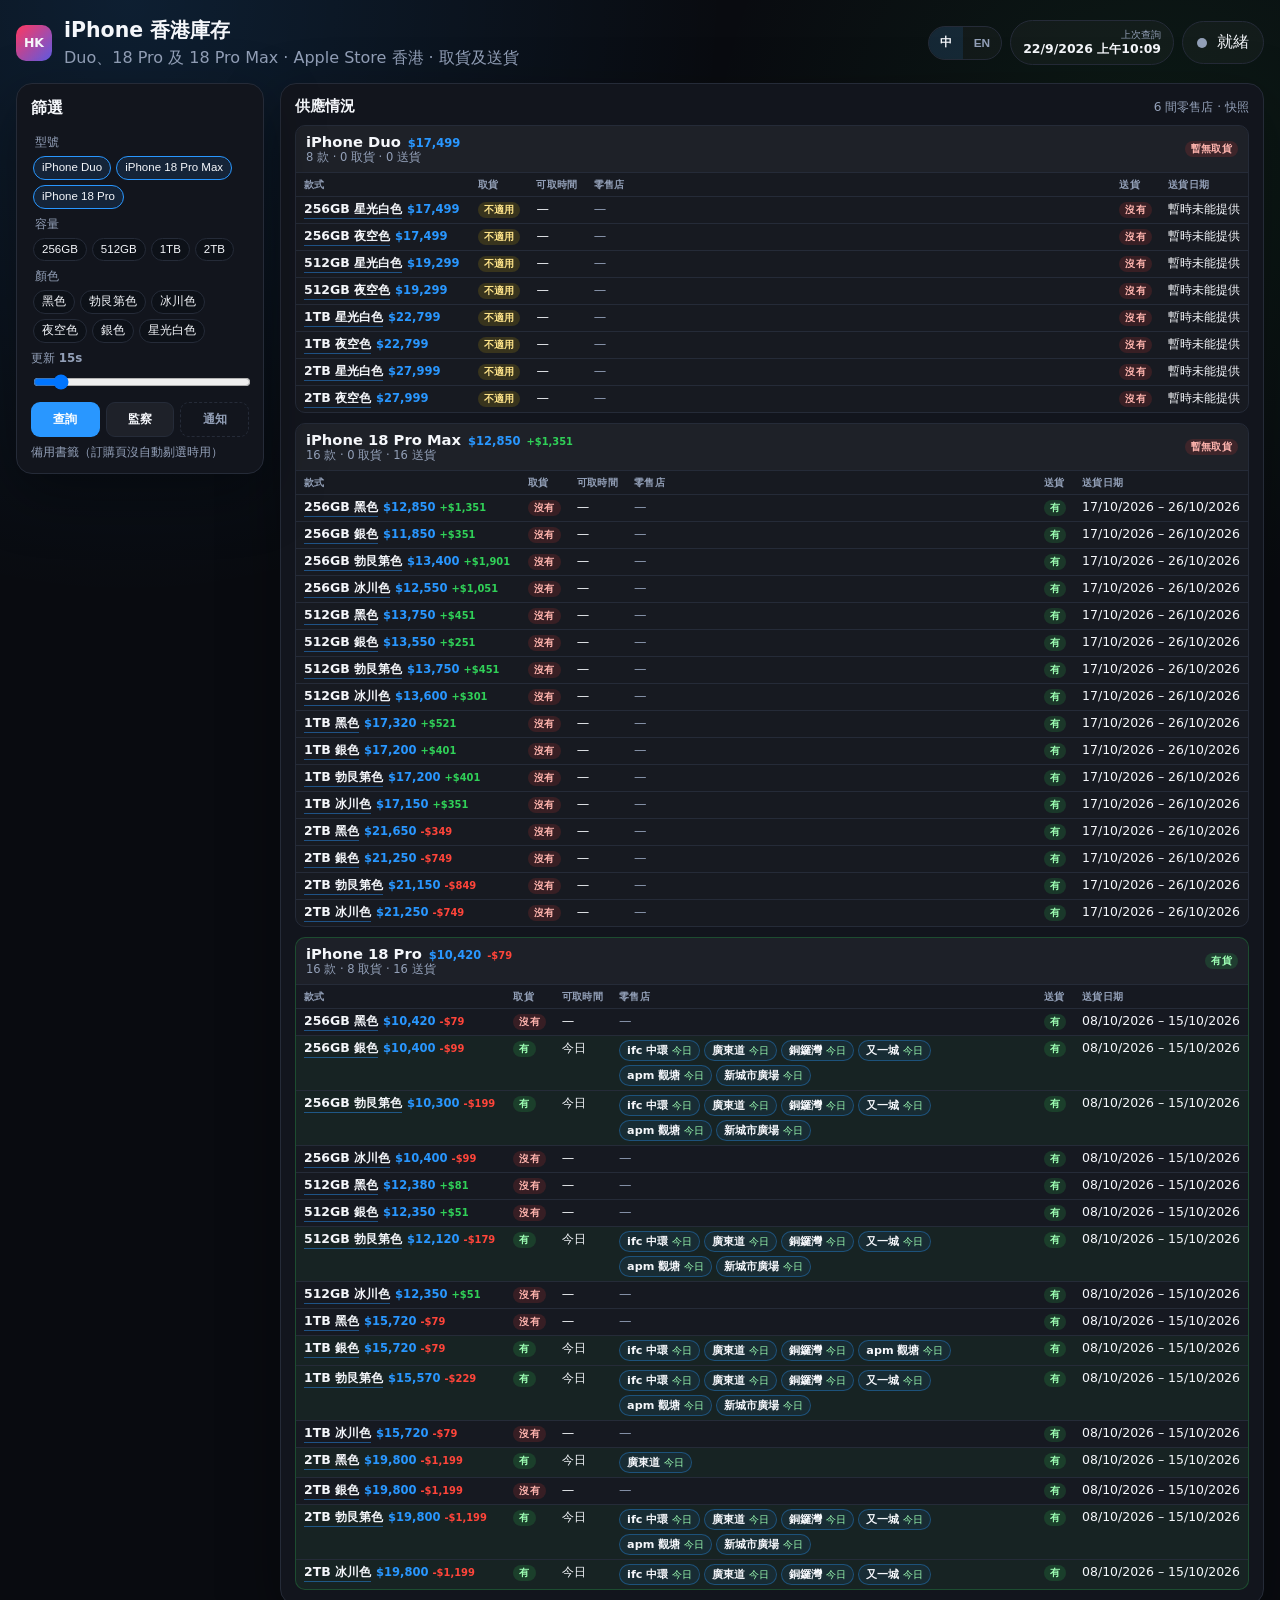
<file: docs/index.html>
<!DOCTYPE html>
<html lang="zh-HK">
<head>
  <meta charset="UTF-8">
  <meta name="viewport" content="width=device-width, initial-scale=1.0, viewport-fit=cover">
  <title>iPhone 香港庫存</title>
  <style>
:root {
  --bg: #090b10;
  --panel: #12151d;
  --panel-elevated: #171b25;
  --panel-border: #252b38;
  --text: #f5f7fb;
  --muted: #93a0b8;
  --accent: #2997ff;
  --accent-soft: rgba(41, 151, 255, 0.12);
  --success: #30d158;
  --success-soft: rgba(48, 209, 88, 0.12);
  --danger: #ff453a;
  --danger-soft: rgba(255, 69, 58, 0.12);
  --warning: #ffd60a;
  --radius: 16px;
  --shadow: 0 20px 60px rgba(0, 0, 0, 0.35);
  font-family: "PingFang HK", "PingFang TC", "Noto Sans TC", "SF Pro Text", "Segoe UI", system-ui, sans-serif;
}

* { box-sizing: border-box; }

body {
  margin: 0;
  min-height: 100vh;
  color: var(--text);
  background:
    radial-gradient(circle at 10% 0%, rgba(41, 151, 255, 0.14), transparent 30%),
    radial-gradient(circle at 90% 10%, rgba(48, 209, 88, 0.08), transparent 24%),
    var(--bg);
}

.app {
  max-width: 1440px;
  margin: 0 auto;
  padding: 16px;
}

.header {
  display: flex;
  justify-content: space-between;
  align-items: center;
  gap: 12px;
  margin-bottom: 14px;
}

.header__brand {
  display: flex;
  align-items: center;
  gap: 12px;
}

.header__badge {
  width: 36px;
  height: 36px;
  display: grid;
  place-items: center;
  border-radius: 10px;
  background: linear-gradient(135deg, #ff375f, #5e5ce6);
  font-weight: 700;
  font-size: 0.78rem;
}

.header h1 {
  margin: 0;
  font-size: 1.28rem;
}

.header__subtitle {
  margin: 4px 0 0;
  color: var(--muted);
}

.header__tools {
  display: flex;
  align-items: center;
  gap: 8px;
  flex-wrap: wrap;
}

.lang-toggle {
  display: inline-flex;
  border: 1px solid var(--panel-border);
  border-radius: 999px;
  overflow: hidden;
  background: rgba(255, 255, 255, 0.03);
}

.lang-btn {
  border: 0;
  background: transparent;
  color: var(--muted);
  padding: 8px 11px;
  cursor: pointer;
  font-size: 0.74rem;
  font-weight: 700;
}

.lang-btn.is-active {
  background: var(--accent-soft);
  color: var(--text);
}

.header__status {
  display: flex;
  align-items: center;
  gap: 10px;
  padding: 10px 14px;
  border: 1px solid var(--panel-border);
  border-radius: 999px;
  background: rgba(255, 255, 255, 0.03);
}

.header__checked {
  display: flex;
  flex-direction: column;
  align-items: flex-end;
  justify-content: center;
  gap: 1px;
  padding: 7px 12px;
  border: 1px solid var(--panel-border);
  border-radius: 999px;
  background: rgba(255, 255, 255, 0.03);
  color: var(--muted);
  font-size: 0.64rem;
  line-height: 1.2;
  white-space: nowrap;
}

.header__checked time {
  color: var(--text);
  font-size: 0.78rem;
  font-weight: 600;
  font-variant-numeric: tabular-nums;
}

.status-dot {
  width: 10px;
  height: 10px;
  border-radius: 50%;
  background: var(--muted);
}

.status-dot--idle { background: var(--muted); }
.status-dot--loading { background: var(--warning); animation: pulse 1s infinite; }
.status-dot--watching { background: var(--success); animation: pulse 2s infinite; }
.status-dot--error { background: var(--danger); }

@keyframes pulse {
  0%, 100% { opacity: 1; }
  50% { opacity: 0.45; }
}

.layout {
  display: grid;
  grid-template-columns: 248px 1fr;
  gap: 16px;
}

.panel {
  background: var(--panel);
  border: 1px solid var(--panel-border);
  border-radius: var(--radius);
  box-shadow: var(--shadow);
}

.panel--controls {
  padding: 14px 14px 12px;
  height: fit-content;
  position: sticky;
  top: 16px;
}

.panel--controls h2 {
  margin: 0 0 10px;
  font-size: 0.92rem;
  letter-spacing: 0.01em;
}

.panel--results {
  padding: 12px 14px 14px;
}

.panel h2 {
  margin: 0 0 16px;
  font-size: 1rem;
}

.field {
  display: block;
  margin-bottom: 12px;
  border: 0;
  padding: 0;
}

.field--compact {
  margin-bottom: 8px;
}

.field legend,
.field > span {
  display: block;
  margin-bottom: 5px;
  color: var(--muted);
  font-size: 0.74rem;
}

.field select,
.field input[type="range"] {
  width: 100%;
}

.field select {
  padding: 7px 9px;
  border-radius: 9px;
  border: 1px solid var(--panel-border);
  background: #0d1118;
  color: var(--text);
  font-size: 0.8rem;
}

.chip-group {
  display: flex;
  flex-wrap: wrap;
  gap: 5px;
}

.chip {
  border: 1px solid var(--panel-border);
  background: #0d1118;
  color: var(--text);
  padding: 4px 8px;
  border-radius: 999px;
  cursor: pointer;
  font-size: 0.72rem;
  line-height: 1.2;
}

.chip--active {
  background: var(--accent-soft);
  border-color: var(--accent);
}

.actions {
  display: grid;
  gap: 10px;
}

.actions--compact {
  grid-template-columns: 1fr 1fr 1fr;
  gap: 6px;
  margin-top: 4px;
}

.btn {
  border: 0;
  border-radius: 9px;
  padding: 12px 16px;
  font-weight: 600;
  cursor: pointer;
}

.panel--controls .btn {
  padding: 8px 6px;
  font-size: 0.78rem;
}

.btn--primary { background: var(--accent); color: white; }
.btn--secondary {
  background: rgba(255, 255, 255, 0.05);
  color: var(--text);
  border: 1px solid var(--panel-border);
}
.btn--secondary.is-active {
  background: var(--success-soft);
  border-color: rgba(48, 209, 88, 0.35);
}
.btn--ghost {
  background: transparent;
  color: var(--muted);
  border: 1px dashed var(--panel-border);
}

.preselect-hint {
  display: block;
  width: 100%;
  margin: 8px 0 0;
  padding: 0;
  border: 0;
  background: none;
  color: var(--muted);
  font: inherit;
  font-size: 0.72rem;
  line-height: 1.35;
  text-align: left;
  cursor: pointer;
  overflow-wrap: anywhere;
  word-break: keep-all;
}

.preselect-hint:hover,
.preselect-hint:focus-visible {
  color: var(--accent);
}

.panel--controls .btn--ghost {
  margin-top: 0;
}

.errors {
  margin-bottom: 16px;
  padding: 12px 14px;
  border-radius: 12px;
  background: var(--danger-soft);
  border: 1px solid rgba(255, 69, 58, 0.35);
  color: #ffd5d2;
  font-size: 0.9rem;
}

.hidden { display: none; }

.section-head {
  display: flex;
  justify-content: space-between;
  align-items: baseline;
  gap: 12px;
  margin-bottom: 8px;
}

.section-head h2 {
  margin: 0;
  font-size: 0.95rem;
}

.section-meta {
  color: var(--muted);
  font-size: 0.76rem;
}

.models-list {
  display: grid;
  gap: 10px;
}

.model-panel {
  border: 1px solid var(--panel-border);
  border-radius: 10px;
  overflow: hidden;
  background: rgba(255, 255, 255, 0.02);
}

.model-panel--in-stock {
  border-color: rgba(48, 209, 88, 0.28);
}

.model-panel__head {
  display: flex;
  justify-content: space-between;
  align-items: center;
  gap: 10px;
  padding: 7px 10px;
  background: rgba(255, 255, 255, 0.03);
  border-bottom: 1px solid var(--panel-border);
}

.model-panel__title {
  font-size: 0.92rem;
  font-weight: 700;
  display: flex;
  flex-wrap: wrap;
  align-items: baseline;
  gap: 0 2px;
}

.model-panel__meta {
  color: var(--muted);
  font-size: 0.72rem;
}

.table-wrap {
  overflow-x: auto;
  -webkit-overflow-scrolling: touch;
}

.availability-table {
  width: 100%;
  min-width: 760px;
  border-collapse: collapse;
  font-size: 0.78rem;
  table-layout: auto;
}

.availability-table th,
.availability-table td {
  padding: 4px 8px;
  text-align: left;
  border-bottom: 1px solid var(--panel-border);
  vertical-align: top;
  white-space: nowrap;
}

.availability-table th {
  color: var(--muted);
  font-size: 0.64rem;
  text-transform: uppercase;
  letter-spacing: 0.03em;
  padding: 5px 8px 4px;
}

.availability-table .col-variant {
  width: 1%;
  min-width: 0;
  max-width: max-content;
  white-space: nowrap;
  padding-right: 10px;
  vertical-align: top;
}

.variant-cell {
  display: inline-flex;
  align-items: baseline;
  flex-wrap: nowrap;
  gap: 0;
  white-space: nowrap;
}

.variant-price {
  display: inline-flex;
  align-items: baseline;
  white-space: nowrap;
}

.availability-table .col-pickup,
.availability-table .col-delivery {
  width: 1%;
}

.availability-table .col-when {
  width: 1%;
  white-space: nowrap;
  font-variant-numeric: tabular-nums;
}

.availability-table .col-stores {
  width: auto;
  min-width: 0;
  white-space: normal;
}

.availability-table .col-date {
  width: 1%;
  white-space: nowrap;
  font-variant-numeric: tabular-nums;
}

.availability-table tr:last-child td {
  border-bottom: 0;
}

.availability-table tr.row--available {
  background: rgba(48, 209, 88, 0.05);
}

.badge {
  display: inline-flex;
  padding: 1px 6px;
  border-radius: 999px;
  font-size: 0.62rem;
  font-weight: 700;
  text-transform: uppercase;
  letter-spacing: 0.03em;
  line-height: 1.45;
}

.badge--available { background: rgba(48, 209, 88, 0.16); color: #9dffb4; }
.badge--unavailable { background: rgba(255, 69, 58, 0.14); color: #ffb4ae; }
.badge--unknown { background: rgba(255, 214, 10, 0.14); color: #ffe58a; }

.store-tags {
  display: flex;
  flex-direction: row;
  flex-wrap: wrap;
  align-items: center;
  gap: 4px;
  min-width: 0;
}

.store-tag {
  display: inline-flex;
  align-items: center;
  gap: 4px;
  padding: 2px 7px;
  border-radius: 999px;
  background: rgba(255, 255, 255, 0.05);
  font-size: 0.7rem;
  color: var(--muted);
  text-decoration: none;
  flex: 0 0 auto;
  white-space: nowrap;
  max-width: 100%;
}

.store-tag__name {
  display: inline-flex;
  flex-direction: row;
  align-items: baseline;
  gap: 4px;
  min-width: 0;
  white-space: nowrap;
}

.store-tag__when {
  font-size: 0.64rem;
  color: #9dffb4;
  font-variant-numeric: tabular-nums;
  white-space: nowrap;
  line-height: 1.2;
}

.availability-table th.col-when,
.availability-table td.col-when {
  white-space: nowrap;
  font-variant-numeric: tabular-nums;
}

.store-tag strong {
  color: var(--text);
  font-weight: 600;
}

.store-tag--link {
  border: 1px solid rgba(41, 151, 255, 0.35);
  background: rgba(41, 151, 255, 0.08);
  transition: 0.15s ease;
}

.store-tag--link:hover {
  border-color: var(--accent);
  background: rgba(41, 151, 255, 0.16);
  color: #d8ecff;
}

.store-tag__action {
  display: none;
}

.variant-link {
  color: var(--text);
  font-weight: 600;
  font-size: 0.78rem;
  text-decoration: none;
  border-bottom: 1px solid rgba(41, 151, 255, 0.45);
}

.variant-link:hover {
  color: #8ec8ff;
  border-bottom-color: var(--accent);
}

.market-price {
  margin-left: 5px;
  color: var(--accent);
  font-weight: 700;
  font-size: 0.72rem;
  text-decoration: none;
  white-space: nowrap;
}

.market-price:hover {
  color: #8ec8ff;
  text-decoration: underline;
}

.market-price__delta {
  margin-left: 4px;
  font-size: 0.62rem;
  font-weight: 600;
  white-space: nowrap;
}

.market-price__delta--up {
  color: var(--success);
}

.market-price__delta--down {
  color: var(--danger);
}

.placeholder {
  color: var(--muted);
}

@media (max-width: 960px) {
  .layout { grid-template-columns: 1fr; }
  .panel--controls { position: static; }
  .header { flex-direction: column; align-items: flex-start; }
  .header__tools { width: 100%; }
}

@media (max-width: 720px) {
  .col-when,
  .col-delivery,
  .col-date { display: none; }
  .availability-table {
    width: 100%;
    min-width: 0;
  }
  .availability-table .col-variant {
    width: 1%;
    min-width: 0;
    white-space: nowrap;
    padding-right: 8px;
  }
  .variant-cell {
    flex-direction: column;
    align-items: flex-start;
    gap: 0;
  }
  .variant-price .market-price {
    margin-left: 0;
  }
  .availability-table .col-stores {
    width: auto;
    min-width: 0;
  }
  .store-tag { padding: 2px 6px; }
}

  </style>
</head>
<body>
  <div class="app">
    <header class="header">
      <div class="header__brand">
        <span class="header__badge">HK</span>
        <div>
          <h1 data-i18n="title">iPhone 香港庫存</h1>
          <p class="header__subtitle" data-i18n="subtitle">Duo、18 Pro 及 18 Pro Max · Apple Store 香港 · 取貨及送貨</p>
        </div>
      </div>
      <div class="header__tools">
        <div class="lang-toggle" role="group" aria-label="Language">
          <button type="button" class="lang-btn" data-lang="zh" id="langZh">中</button>
          <button type="button" class="lang-btn" data-lang="en" id="langEn">EN</button>
        </div>
        <div class="header__checked">
          <span data-i18n="lastChecked">上次查詢</span>
          <time id="lastChecked">—</time>
        </div>
        <div class="header__status" id="statusBar">
          <span class="status-dot status-dot--loading" id="statusDot"></span>
          <span id="statusText">載入中…</span>
        </div>
      </div>
    </header>

    <main class="layout">
      <aside class="panel panel--controls">
        <h2 data-i18n="filters">篩選</h2>

        <fieldset class="field field--compact">
          <legend data-i18n="models">型號</legend>
          <div class="chip-group" id="modelChips"></div>
        </fieldset>

        <fieldset class="field field--compact">
          <legend data-i18n="storage">容量</legend>
          <div class="chip-group" id="storageChips"></div>
        </fieldset>

        <fieldset class="field field--compact">
          <legend data-i18n="colour">顏色</legend>
          <div class="chip-group" id="colorChips"></div>
        </fieldset>

        <label class="field field--compact">
          <span><span data-i18n="refresh">更新</span> <strong id="intervalLabel">15s</strong></span>
          <input type="range" id="intervalRange" min="10" max="60" step="5" value="15">
        </label>

        <div class="actions actions--compact">
          <button class="btn btn--primary" id="checkBtn" type="button" data-i18n="check">查詢</button>
          <button class="btn btn--secondary" id="watchBtn" type="button">監察</button>
          <button class="btn btn--ghost" id="notifyBtn" type="button">通知</button>
        </div>
        <button class="preselect-hint" id="preselectBtn" type="button" data-i18n="preselectHint">備用書籤（訂購頁沒自動剔選時用）</button>
      </aside>

      <section class="panel panel--results">
        <div class="errors hidden" id="errorBox"></div>

        <section class="models-section">
          <div class="section-head">
            <h2 data-i18n="availability">供應情況</h2>
            <span class="section-meta" id="modelsMeta"></span>
          </div>
          <div class="models-list" id="modelsList">
            <p class="placeholder" data-i18n="loadingAvailability">正在載入 iPhone Duo、18 Pro 及 18 Pro Max 供應情況…</p>
          </div>
        </section>
      </section>
    </main>
  </div>

  <script type="application/json" id="embedded-catalog">
{"country": "hk", "stores": {"R428": "ifc mall (Central)", "R499": "Canton Road (Tsim Sha Tsui)", "R409": "Causeway Bay", "R485": "Festival Walk (Kowloon Tong)", "R673": "apm Hong Kong (Kwun Tong)", "R610": "New Town Plaza (Sha Tin)"}, "model_order": ["duo", "18-pro-max", "18-pro"], "models": {"duo": {"name": "iPhone Duo", "buy_url": "https://www.apple.com/hk/shop/buy-iphone/iphone-duo", "screen": "7.6-inch-display", "variants": {"MK2D4ZA/A": "256GB Star White", "MK2E4ZA/A": "256GB Night Sky", "MK2F4ZA/A": "512GB Star White", "MK2G4ZA/A": "512GB Night Sky", "MK2H4ZA/A": "1TB Star White", "MK2J4ZA/A": "1TB Night Sky", "MK2K4ZA/A": "2TB Star White", "MK2L4ZA/A": "2TB Night Sky"}}, "18-pro-max": {"name": "iPhone 18 Pro Max", "buy_url": "https://www.apple.com/hk/shop/buy-iphone/iphone-18-pro", "screen": "6.9-inch-display", "variants": {"MJXN4ZA/A": "256GB Black", "MJXP4ZA/A": "256GB Silver", "MJXQ4ZA/A": "256GB Burgundy", "MJXR4ZA/A": "256GB Glacier", "MJXT4ZA/A": "512GB Black", "MJXU4ZA/A": "512GB Silver", "MJXV4ZA/A": "512GB Burgundy", "MJXW4ZA/A": "512GB Glacier", "MJXX4ZA/A": "1TB Black", "MJXY4ZA/A": "1TB Silver", "MJY04ZA/A": "1TB Burgundy", "MJY14ZA/A": "1TB Glacier", "MJY24ZA/A": "2TB Black", "MJY34ZA/A": "2TB Silver", "MJY44ZA/A": "2TB Burgundy", "MJY54ZA/A": "2TB Glacier"}}, "18-pro": {"name": "iPhone 18 Pro", "buy_url": "https://www.apple.com/hk/shop/buy-iphone/iphone-18-pro", "screen": "6.3-inch-display", "variants": {"MJRP4ZA/A": "256GB Black", "MJRQ4ZA/A": "256GB Silver", "MJRR4ZA/A": "256GB Burgundy", "MJRT4ZA/A": "256GB Glacier", "MJRU4ZA/A": "512GB Black", "MJRV4ZA/A": "512GB Silver", "MJRW4ZA/A": "512GB Burgundy", "MJRX4ZA/A": "512GB Glacier", "MJRY4ZA/A": "1TB Black", "MJT04ZA/A": "1TB Silver", "MJT14ZA/A": "1TB Burgundy", "MJT24ZA/A": "1TB Glacier", "MJT34ZA/A": "2TB Black", "MJT44ZA/A": "2TB Silver", "MJT54ZA/A": "2TB Burgundy", "MJT64ZA/A": "2TB Glacier"}}}}
  </script>
  <script type="application/json" id="embedded-stock">
{"checked_at": "2026-09-22T10:09:33.082378+00:00", "part_numbers": ["MK2D4ZA/A", "MK2E4ZA/A", "MK2F4ZA/A", "MK2G4ZA/A", "MK2H4ZA/A", "MK2J4ZA/A", "MK2K4ZA/A", "MK2L4ZA/A", "MJXN4ZA/A", "MJXP4ZA/A", "MJXQ4ZA/A", "MJXR4ZA/A", "MJXT4ZA/A", "MJXU4ZA/A", "MJXV4ZA/A", "MJXW4ZA/A", "MJXX4ZA/A", "MJXY4ZA/A", "MJY04ZA/A", "MJY14ZA/A", "MJY24ZA/A", "MJY34ZA/A", "MJY44ZA/A", "MJY54ZA/A", "MJRP4ZA/A", "MJRQ4ZA/A", "MJRR4ZA/A", "MJRT4ZA/A", "MJRU4ZA/A", "MJRV4ZA/A", "MJRW4ZA/A", "MJRX4ZA/A", "MJRY4ZA/A", "MJT04ZA/A", "MJT14ZA/A", "MJT24ZA/A", "MJT34ZA/A", "MJT44ZA/A", "MJT54ZA/A", "MJT64ZA/A"], "models": [{"id": "duo", "name": "iPhone Duo", "summary": {"variant_count": 8, "pickup_available": 0, "delivery_available": 0}, "variants": [{"part_number": "MK2D4ZA/A", "label": "256GB Star White", "order_url": "https://www.apple.com/hk/shop/buy-iphone/iphone-duo/7.6-inch-display-256gb-star-white?product=MK2D4ZA%2FA&purchaseOption=fullPrice&igt=1", "pickup_status": "ineligible", "pickup_quote": "Currently unavailable", "pickup_when": "Currently unavailable", "pickup_stores": [], "delivery_status": "unavailable", "delivery_date": "Currently Unavailable"}, {"part_number": "MK2E4ZA/A", "label": "256GB Night Sky", "order_url": "https://www.apple.com/hk/shop/buy-iphone/iphone-duo/7.6-inch-display-256gb-night-sky?product=MK2E4ZA%2FA&purchaseOption=fullPrice&igt=1", "pickup_status": "ineligible", "pickup_quote": "Currently unavailable", "pickup_when": "Currently unavailable", "pickup_stores": [], "delivery_status": "unavailable", "delivery_date": "Currently Unavailable"}, {"part_number": "MK2F4ZA/A", "label": "512GB Star White", "order_url": "https://www.apple.com/hk/shop/buy-iphone/iphone-duo/7.6-inch-display-512gb-star-white?product=MK2F4ZA%2FA&purchaseOption=fullPrice&igt=1", "pickup_status": "ineligible", "pickup_quote": "Currently unavailable", "pickup_when": "Currently unavailable", "pickup_stores": [], "delivery_status": "unavailable", "delivery_date": "Currently Unavailable"}, {"part_number": "MK2G4ZA/A", "label": "512GB Night Sky", "order_url": "https://www.apple.com/hk/shop/buy-iphone/iphone-duo/7.6-inch-display-512gb-night-sky?product=MK2G4ZA%2FA&purchaseOption=fullPrice&igt=1", "pickup_status": "ineligible", "pickup_quote": "Currently unavailable", "pickup_when": "Currently unavailable", "pickup_stores": [], "delivery_status": "unavailable", "delivery_date": "Currently Unavailable"}, {"part_number": "MK2H4ZA/A", "label": "1TB Star White", "order_url": "https://www.apple.com/hk/shop/buy-iphone/iphone-duo/7.6-inch-display-1tb-star-white?product=MK2H4ZA%2FA&purchaseOption=fullPrice&igt=1", "pickup_status": "ineligible", "pickup_quote": "Currently unavailable", "pickup_when": "Currently unavailable", "pickup_stores": [], "delivery_status": "unavailable", "delivery_date": "Currently Unavailable"}, {"part_number": "MK2J4ZA/A", "label": "1TB Night Sky", "order_url": "https://www.apple.com/hk/shop/buy-iphone/iphone-duo/7.6-inch-display-1tb-night-sky?product=MK2J4ZA%2FA&purchaseOption=fullPrice&igt=1", "pickup_status": "ineligible", "pickup_quote": "Currently unavailable", "pickup_when": "Currently unavailable", "pickup_stores": [], "delivery_status": "unavailable", "delivery_date": "Currently Unavailable"}, {"part_number": "MK2K4ZA/A", "label": "2TB Star White", "order_url": "https://www.apple.com/hk/shop/buy-iphone/iphone-duo/7.6-inch-display-2tb-star-white?product=MK2K4ZA%2FA&purchaseOption=fullPrice&igt=1", "pickup_status": "ineligible", "pickup_quote": "Currently unavailable", "pickup_when": "Currently unavailable", "pickup_stores": [], "delivery_status": "unavailable", "delivery_date": "Currently Unavailable"}, {"part_number": "MK2L4ZA/A", "label": "2TB Night Sky", "order_url": "https://www.apple.com/hk/shop/buy-iphone/iphone-duo/7.6-inch-display-2tb-night-sky?product=MK2L4ZA%2FA&purchaseOption=fullPrice&igt=1", "pickup_status": "ineligible", "pickup_quote": "Currently unavailable", "pickup_when": "Currently unavailable", "pickup_stores": [], "delivery_status": "unavailable", "delivery_date": "Currently Unavailable"}]}, {"id": "18-pro-max", "name": "iPhone 18 Pro Max", "summary": {"variant_count": 16, "pickup_available": 0, "delivery_available": 16}, "variants": [{"part_number": "MJXN4ZA/A", "label": "256GB Black", "order_url": "https://www.apple.com/hk/shop/buy-iphone/iphone-18-pro/6.9-inch-display-256gb-black?product=MJXN4ZA%2FA&purchaseOption=fullPrice&igt=1", "pickup_status": "unavailable", "pickup_quote": "Currently unavailable", "pickup_when": "Currently unavailable", "pickup_stores": [], "delivery_status": "available", "delivery_date": "17/10/2026 – 26/10/2026"}, {"part_number": "MJXP4ZA/A", "label": "256GB Silver", "order_url": "https://www.apple.com/hk/shop/buy-iphone/iphone-18-pro/6.9-inch-display-256gb-silver?product=MJXP4ZA%2FA&purchaseOption=fullPrice&igt=1", "pickup_status": "unavailable", "pickup_quote": "Currently unavailable", "pickup_when": "Currently unavailable", "pickup_stores": [], "delivery_status": "available", "delivery_date": "17/10/2026 – 26/10/2026"}, {"part_number": "MJXQ4ZA/A", "label": "256GB Burgundy", "order_url": "https://www.apple.com/hk/shop/buy-iphone/iphone-18-pro/6.9-inch-display-256gb-burgundy?product=MJXQ4ZA%2FA&purchaseOption=fullPrice&igt=1", "pickup_status": "unavailable", "pickup_quote": "Currently unavailable", "pickup_when": "Currently unavailable", "pickup_stores": [], "delivery_status": "available", "delivery_date": "17/10/2026 – 26/10/2026"}, {"part_number": "MJXR4ZA/A", "label": "256GB Glacier", "order_url": "https://www.apple.com/hk/shop/buy-iphone/iphone-18-pro/6.9-inch-display-256gb-glacier?product=MJXR4ZA%2FA&purchaseOption=fullPrice&igt=1", "pickup_status": "unavailable", "pickup_quote": "Currently unavailable", "pickup_when": "Currently unavailable", "pickup_stores": [], "delivery_status": "available", "delivery_date": "17/10/2026 – 26/10/2026"}, {"part_number": "MJXT4ZA/A", "label": "512GB Black", "order_url": "https://www.apple.com/hk/shop/buy-iphone/iphone-18-pro/6.9-inch-display-512gb-black?product=MJXT4ZA%2FA&purchaseOption=fullPrice&igt=1", "pickup_status": "unavailable", "pickup_quote": "Currently unavailable", "pickup_when": "Currently unavailable", "pickup_stores": [], "delivery_status": "available", "delivery_date": "17/10/2026 – 26/10/2026"}, {"part_number": "MJXU4ZA/A", "label": "512GB Silver", "order_url": "https://www.apple.com/hk/shop/buy-iphone/iphone-18-pro/6.9-inch-display-512gb-silver?product=MJXU4ZA%2FA&purchaseOption=fullPrice&igt=1", "pickup_status": "unavailable", "pickup_quote": "Currently unavailable", "pickup_when": "Currently unavailable", "pickup_stores": [], "delivery_status": "available", "delivery_date": "17/10/2026 – 26/10/2026"}, {"part_number": "MJXV4ZA/A", "label": "512GB Burgundy", "order_url": "https://www.apple.com/hk/shop/buy-iphone/iphone-18-pro/6.9-inch-display-512gb-burgundy?product=MJXV4ZA%2FA&purchaseOption=fullPrice&igt=1", "pickup_status": "unavailable", "pickup_quote": "Currently unavailable", "pickup_when": "Currently unavailable", "pickup_stores": [], "delivery_status": "available", "delivery_date": "17/10/2026 – 26/10/2026"}, {"part_number": "MJXW4ZA/A", "label": "512GB Glacier", "order_url": "https://www.apple.com/hk/shop/buy-iphone/iphone-18-pro/6.9-inch-display-512gb-glacier?product=MJXW4ZA%2FA&purchaseOption=fullPrice&igt=1", "pickup_status": "unavailable", "pickup_quote": "Currently unavailable", "pickup_when": "Currently unavailable", "pickup_stores": [], "delivery_status": "available", "delivery_date": "17/10/2026 – 26/10/2026"}, {"part_number": "MJXX4ZA/A", "label": "1TB Black", "order_url": "https://www.apple.com/hk/shop/buy-iphone/iphone-18-pro/6.9-inch-display-1tb-black?product=MJXX4ZA%2FA&purchaseOption=fullPrice&igt=1", "pickup_status": "unavailable", "pickup_quote": "Currently unavailable", "pickup_when": "Currently unavailable", "pickup_stores": [], "delivery_status": "available", "delivery_date": "17/10/2026 – 26/10/2026"}, {"part_number": "MJXY4ZA/A", "label": "1TB Silver", "order_url": "https://www.apple.com/hk/shop/buy-iphone/iphone-18-pro/6.9-inch-display-1tb-silver?product=MJXY4ZA%2FA&purchaseOption=fullPrice&igt=1", "pickup_status": "unavailable", "pickup_quote": "Currently unavailable", "pickup_when": "Currently unavailable", "pickup_stores": [], "delivery_status": "available", "delivery_date": "17/10/2026 – 26/10/2026"}, {"part_number": "MJY04ZA/A", "label": "1TB Burgundy", "order_url": "https://www.apple.com/hk/shop/buy-iphone/iphone-18-pro/6.9-inch-display-1tb-burgundy?product=MJY04ZA%2FA&purchaseOption=fullPrice&igt=1", "pickup_status": "unavailable", "pickup_quote": "Currently unavailable", "pickup_when": "Currently unavailable", "pickup_stores": [], "delivery_status": "available", "delivery_date": "17/10/2026 – 26/10/2026"}, {"part_number": "MJY14ZA/A", "label": "1TB Glacier", "order_url": "https://www.apple.com/hk/shop/buy-iphone/iphone-18-pro/6.9-inch-display-1tb-glacier?product=MJY14ZA%2FA&purchaseOption=fullPrice&igt=1", "pickup_status": "unavailable", "pickup_quote": "Currently unavailable", "pickup_when": "Currently unavailable", "pickup_stores": [], "delivery_status": "available", "delivery_date": "17/10/2026 – 26/10/2026"}, {"part_number": "MJY24ZA/A", "label": "2TB Black", "order_url": "https://www.apple.com/hk/shop/buy-iphone/iphone-18-pro/6.9-inch-display-2tb-black?product=MJY24ZA%2FA&purchaseOption=fullPrice&igt=1", "pickup_status": "unavailable", "pickup_quote": "Currently unavailable", "pickup_when": "Currently unavailable", "pickup_stores": [], "delivery_status": "available", "delivery_date": "17/10/2026 – 26/10/2026"}, {"part_number": "MJY34ZA/A", "label": "2TB Silver", "order_url": "https://www.apple.com/hk/shop/buy-iphone/iphone-18-pro/6.9-inch-display-2tb-silver?product=MJY34ZA%2FA&purchaseOption=fullPrice&igt=1", "pickup_status": "unavailable", "pickup_quote": "Currently unavailable", "pickup_when": "Currently unavailable", "pickup_stores": [], "delivery_status": "available", "delivery_date": "17/10/2026 – 26/10/2026"}, {"part_number": "MJY44ZA/A", "label": "2TB Burgundy", "order_url": "https://www.apple.com/hk/shop/buy-iphone/iphone-18-pro/6.9-inch-display-2tb-burgundy?product=MJY44ZA%2FA&purchaseOption=fullPrice&igt=1", "pickup_status": "unavailable", "pickup_quote": "Currently unavailable", "pickup_when": "Currently unavailable", "pickup_stores": [], "delivery_status": "available", "delivery_date": "17/10/2026 – 26/10/2026"}, {"part_number": "MJY54ZA/A", "label": "2TB Glacier", "order_url": "https://www.apple.com/hk/shop/buy-iphone/iphone-18-pro/6.9-inch-display-2tb-glacier?product=MJY54ZA%2FA&purchaseOption=fullPrice&igt=1", "pickup_status": "unavailable", "pickup_quote": "Currently unavailable", "pickup_when": "Currently unavailable", "pickup_stores": [], "delivery_status": "available", "delivery_date": "17/10/2026 – 26/10/2026"}]}, {"id": "18-pro", "name": "iPhone 18 Pro", "summary": {"variant_count": 16, "pickup_available": 8, "delivery_available": 16}, "variants": [{"part_number": "MJRP4ZA/A", "label": "256GB Black", "order_url": "https://www.apple.com/hk/shop/buy-iphone/iphone-18-pro/6.3-inch-display-256gb-black?product=MJRP4ZA%2FA&purchaseOption=fullPrice&igt=1", "pickup_status": "unavailable", "pickup_quote": "Currently unavailable", "pickup_when": "Currently unavailable", "pickup_stores": [], "delivery_status": "available", "delivery_date": "08/10/2026 – 15/10/2026"}, {"part_number": "MJRQ4ZA/A", "label": "256GB Silver", "order_url": "https://www.apple.com/hk/shop/buy-iphone/iphone-18-pro/6.3-inch-display-256gb-silver?product=MJRQ4ZA%2FA&purchaseOption=fullPrice&igt=1", "pickup_status": "available", "pickup_quote": "Available Today", "pickup_when": "Today", "pickup_stores": [{"store_name": "ifc mall", "store_number": "R428", "city": "Central", "quote": "Available Today", "available_when": "Today", "store_url": "https://www.apple.com/hk/retail/ifcmall/", "order_url": "https://www.apple.com/hk/shop/buy-iphone/iphone-18-pro/6.3-inch-display-256gb-silver?product=MJRQ4ZA%2FA&purchaseOption=fullPrice&igt=1"}, {"store_name": "Canton Road", "store_number": "R499", "city": "Tsim Sha Tsui", "quote": "Available Today", "available_when": "Today", "store_url": "https://www.apple.com/hk/retail/cantonroad", "order_url": "https://www.apple.com/hk/shop/buy-iphone/iphone-18-pro/6.3-inch-display-256gb-silver?product=MJRQ4ZA%2FA&purchaseOption=fullPrice&igt=1"}, {"store_name": "Causeway Bay", "store_number": "R409", "city": "Causeway Bay", "quote": "Available Today", "available_when": "Today", "store_url": "https://www.apple.com/hk/retail/causewaybay", "order_url": "https://www.apple.com/hk/shop/buy-iphone/iphone-18-pro/6.3-inch-display-256gb-silver?product=MJRQ4ZA%2FA&purchaseOption=fullPrice&igt=1"}, {"store_name": "Festival Walk", "store_number": "R485", "city": "Kowloon Tong", "quote": "Available Today", "available_when": "Today", "store_url": "https://www.apple.com/hk/retail/festivalwalk", "order_url": "https://www.apple.com/hk/shop/buy-iphone/iphone-18-pro/6.3-inch-display-256gb-silver?product=MJRQ4ZA%2FA&purchaseOption=fullPrice&igt=1"}, {"store_name": "apm Hong Kong", "store_number": "R673", "city": "Kwun Tong", "quote": "Available Today", "available_when": "Today", "store_url": "https://www.apple.com/hk/retail/apmhongkong", "order_url": "https://www.apple.com/hk/shop/buy-iphone/iphone-18-pro/6.3-inch-display-256gb-silver?product=MJRQ4ZA%2FA&purchaseOption=fullPrice&igt=1"}, {"store_name": "New Town Plaza", "store_number": "R610", "city": "Sha Tin", "quote": "Available Today", "available_when": "Today", "store_url": "https://www.apple.com/hk/retail/newtownplaza", "order_url": "https://www.apple.com/hk/shop/buy-iphone/iphone-18-pro/6.3-inch-display-256gb-silver?product=MJRQ4ZA%2FA&purchaseOption=fullPrice&igt=1"}], "delivery_status": "available", "delivery_date": "08/10/2026 – 15/10/2026"}, {"part_number": "MJRR4ZA/A", "label": "256GB Burgundy", "order_url": "https://www.apple.com/hk/shop/buy-iphone/iphone-18-pro/6.3-inch-display-256gb-burgundy?product=MJRR4ZA%2FA&purchaseOption=fullPrice&igt=1", "pickup_status": "available", "pickup_quote": "Available Today", "pickup_when": "Today", "pickup_stores": [{"store_name": "ifc mall", "store_number": "R428", "city": "Central", "quote": "Available Today", "available_when": "Today", "store_url": "https://www.apple.com/hk/retail/ifcmall/", "order_url": "https://www.apple.com/hk/shop/buy-iphone/iphone-18-pro/6.3-inch-display-256gb-burgundy?product=MJRR4ZA%2FA&purchaseOption=fullPrice&igt=1"}, {"store_name": "Canton Road", "store_number": "R499", "city": "Tsim Sha Tsui", "quote": "Available Today", "available_when": "Today", "store_url": "https://www.apple.com/hk/retail/cantonroad", "order_url": "https://www.apple.com/hk/shop/buy-iphone/iphone-18-pro/6.3-inch-display-256gb-burgundy?product=MJRR4ZA%2FA&purchaseOption=fullPrice&igt=1"}, {"store_name": "Causeway Bay", "store_number": "R409", "city": "Causeway Bay", "quote": "Available Today", "available_when": "Today", "store_url": "https://www.apple.com/hk/retail/causewaybay", "order_url": "https://www.apple.com/hk/shop/buy-iphone/iphone-18-pro/6.3-inch-display-256gb-burgundy?product=MJRR4ZA%2FA&purchaseOption=fullPrice&igt=1"}, {"store_name": "Festival Walk", "store_number": "R485", "city": "Kowloon Tong", "quote": "Available Today", "available_when": "Today", "store_url": "https://www.apple.com/hk/retail/festivalwalk", "order_url": "https://www.apple.com/hk/shop/buy-iphone/iphone-18-pro/6.3-inch-display-256gb-burgundy?product=MJRR4ZA%2FA&purchaseOption=fullPrice&igt=1"}, {"store_name": "apm Hong Kong", "store_number": "R673", "city": "Kwun Tong", "quote": "Available Today", "available_when": "Today", "store_url": "https://www.apple.com/hk/retail/apmhongkong", "order_url": "https://www.apple.com/hk/shop/buy-iphone/iphone-18-pro/6.3-inch-display-256gb-burgundy?product=MJRR4ZA%2FA&purchaseOption=fullPrice&igt=1"}, {"store_name": "New Town Plaza", "store_number": "R610", "city": "Sha Tin", "quote": "Available Today", "available_when": "Today", "store_url": "https://www.apple.com/hk/retail/newtownplaza", "order_url": "https://www.apple.com/hk/shop/buy-iphone/iphone-18-pro/6.3-inch-display-256gb-burgundy?product=MJRR4ZA%2FA&purchaseOption=fullPrice&igt=1"}], "delivery_status": "available", "delivery_date": "08/10/2026 – 15/10/2026"}, {"part_number": "MJRT4ZA/A", "label": "256GB Glacier", "order_url": "https://www.apple.com/hk/shop/buy-iphone/iphone-18-pro/6.3-inch-display-256gb-glacier?product=MJRT4ZA%2FA&purchaseOption=fullPrice&igt=1", "pickup_status": "unavailable", "pickup_quote": "Currently unavailable", "pickup_when": "Currently unavailable", "pickup_stores": [], "delivery_status": "available", "delivery_date": "08/10/2026 – 15/10/2026"}, {"part_number": "MJRU4ZA/A", "label": "512GB Black", "order_url": "https://www.apple.com/hk/shop/buy-iphone/iphone-18-pro/6.3-inch-display-512gb-black?product=MJRU4ZA%2FA&purchaseOption=fullPrice&igt=1", "pickup_status": "unavailable", "pickup_quote": "Currently unavailable", "pickup_when": "Currently unavailable", "pickup_stores": [], "delivery_status": "available", "delivery_date": "08/10/2026 – 15/10/2026"}, {"part_number": "MJRV4ZA/A", "label": "512GB Silver", "order_url": "https://www.apple.com/hk/shop/buy-iphone/iphone-18-pro/6.3-inch-display-512gb-silver?product=MJRV4ZA%2FA&purchaseOption=fullPrice&igt=1", "pickup_status": "unavailable", "pickup_quote": "Currently unavailable", "pickup_when": "Currently unavailable", "pickup_stores": [], "delivery_status": "available", "delivery_date": "08/10/2026 – 15/10/2026"}, {"part_number": "MJRW4ZA/A", "label": "512GB Burgundy", "order_url": "https://www.apple.com/hk/shop/buy-iphone/iphone-18-pro/6.3-inch-display-512gb-burgundy?product=MJRW4ZA%2FA&purchaseOption=fullPrice&igt=1", "pickup_status": "available", "pickup_quote": "Available Today", "pickup_when": "Today", "pickup_stores": [{"store_name": "ifc mall", "store_number": "R428", "city": "Central", "quote": "Available Today", "available_when": "Today", "store_url": "https://www.apple.com/hk/retail/ifcmall/", "order_url": "https://www.apple.com/hk/shop/buy-iphone/iphone-18-pro/6.3-inch-display-512gb-burgundy?product=MJRW4ZA%2FA&purchaseOption=fullPrice&igt=1"}, {"store_name": "Canton Road", "store_number": "R499", "city": "Tsim Sha Tsui", "quote": "Available Today", "available_when": "Today", "store_url": "https://www.apple.com/hk/retail/cantonroad", "order_url": "https://www.apple.com/hk/shop/buy-iphone/iphone-18-pro/6.3-inch-display-512gb-burgundy?product=MJRW4ZA%2FA&purchaseOption=fullPrice&igt=1"}, {"store_name": "Causeway Bay", "store_number": "R409", "city": "Causeway Bay", "quote": "Available Today", "available_when": "Today", "store_url": "https://www.apple.com/hk/retail/causewaybay", "order_url": "https://www.apple.com/hk/shop/buy-iphone/iphone-18-pro/6.3-inch-display-512gb-burgundy?product=MJRW4ZA%2FA&purchaseOption=fullPrice&igt=1"}, {"store_name": "Festival Walk", "store_number": "R485", "city": "Kowloon Tong", "quote": "Available Today", "available_when": "Today", "store_url": "https://www.apple.com/hk/retail/festivalwalk", "order_url": "https://www.apple.com/hk/shop/buy-iphone/iphone-18-pro/6.3-inch-display-512gb-burgundy?product=MJRW4ZA%2FA&purchaseOption=fullPrice&igt=1"}, {"store_name": "apm Hong Kong", "store_number": "R673", "city": "Kwun Tong", "quote": "Available Today", "available_when": "Today", "store_url": "https://www.apple.com/hk/retail/apmhongkong", "order_url": "https://www.apple.com/hk/shop/buy-iphone/iphone-18-pro/6.3-inch-display-512gb-burgundy?product=MJRW4ZA%2FA&purchaseOption=fullPrice&igt=1"}, {"store_name": "New Town Plaza", "store_number": "R610", "city": "Sha Tin", "quote": "Available Today", "available_when": "Today", "store_url": "https://www.apple.com/hk/retail/newtownplaza", "order_url": "https://www.apple.com/hk/shop/buy-iphone/iphone-18-pro/6.3-inch-display-512gb-burgundy?product=MJRW4ZA%2FA&purchaseOption=fullPrice&igt=1"}], "delivery_status": "available", "delivery_date": "08/10/2026 – 15/10/2026"}, {"part_number": "MJRX4ZA/A", "label": "512GB Glacier", "order_url": "https://www.apple.com/hk/shop/buy-iphone/iphone-18-pro/6.3-inch-display-512gb-glacier?product=MJRX4ZA%2FA&purchaseOption=fullPrice&igt=1", "pickup_status": "unavailable", "pickup_quote": "Currently unavailable", "pickup_when": "Currently unavailable", "pickup_stores": [], "delivery_status": "available", "delivery_date": "08/10/2026 – 15/10/2026"}, {"part_number": "MJRY4ZA/A", "label": "1TB Black", "order_url": "https://www.apple.com/hk/shop/buy-iphone/iphone-18-pro/6.3-inch-display-1tb-black?product=MJRY4ZA%2FA&purchaseOption=fullPrice&igt=1", "pickup_status": "unavailable", "pickup_quote": "Currently unavailable", "pickup_when": "Currently unavailable", "pickup_stores": [], "delivery_status": "available", "delivery_date": "08/10/2026 – 15/10/2026"}, {"part_number": "MJT04ZA/A", "label": "1TB Silver", "order_url": "https://www.apple.com/hk/shop/buy-iphone/iphone-18-pro/6.3-inch-display-1tb-silver?product=MJT04ZA%2FA&purchaseOption=fullPrice&igt=1", "pickup_status": "available", "pickup_quote": "Available Today", "pickup_when": "Today", "pickup_stores": [{"store_name": "ifc mall", "store_number": "R428", "city": "Central", "quote": "Available Today", "available_when": "Today", "store_url": "https://www.apple.com/hk/retail/ifcmall/", "order_url": "https://www.apple.com/hk/shop/buy-iphone/iphone-18-pro/6.3-inch-display-1tb-silver?product=MJT04ZA%2FA&purchaseOption=fullPrice&igt=1"}, {"store_name": "Canton Road", "store_number": "R499", "city": "Tsim Sha Tsui", "quote": "Available Today", "available_when": "Today", "store_url": "https://www.apple.com/hk/retail/cantonroad", "order_url": "https://www.apple.com/hk/shop/buy-iphone/iphone-18-pro/6.3-inch-display-1tb-silver?product=MJT04ZA%2FA&purchaseOption=fullPrice&igt=1"}, {"store_name": "Causeway Bay", "store_number": "R409", "city": "Causeway Bay", "quote": "Available Today", "available_when": "Today", "store_url": "https://www.apple.com/hk/retail/causewaybay", "order_url": "https://www.apple.com/hk/shop/buy-iphone/iphone-18-pro/6.3-inch-display-1tb-silver?product=MJT04ZA%2FA&purchaseOption=fullPrice&igt=1"}, {"store_name": "apm Hong Kong", "store_number": "R673", "city": "Kwun Tong", "quote": "Available Today", "available_when": "Today", "store_url": "https://www.apple.com/hk/retail/apmhongkong", "order_url": "https://www.apple.com/hk/shop/buy-iphone/iphone-18-pro/6.3-inch-display-1tb-silver?product=MJT04ZA%2FA&purchaseOption=fullPrice&igt=1"}], "delivery_status": "available", "delivery_date": "08/10/2026 – 15/10/2026"}, {"part_number": "MJT14ZA/A", "label": "1TB Burgundy", "order_url": "https://www.apple.com/hk/shop/buy-iphone/iphone-18-pro/6.3-inch-display-1tb-burgundy?product=MJT14ZA%2FA&purchaseOption=fullPrice&igt=1", "pickup_status": "available", "pickup_quote": "Available Today", "pickup_when": "Today", "pickup_stores": [{"store_name": "ifc mall", "store_number": "R428", "city": "Central", "quote": "Available Today", "available_when": "Today", "store_url": "https://www.apple.com/hk/retail/ifcmall/", "order_url": "https://www.apple.com/hk/shop/buy-iphone/iphone-18-pro/6.3-inch-display-1tb-burgundy?product=MJT14ZA%2FA&purchaseOption=fullPrice&igt=1"}, {"store_name": "Canton Road", "store_number": "R499", "city": "Tsim Sha Tsui", "quote": "Available Today", "available_when": "Today", "store_url": "https://www.apple.com/hk/retail/cantonroad", "order_url": "https://www.apple.com/hk/shop/buy-iphone/iphone-18-pro/6.3-inch-display-1tb-burgundy?product=MJT14ZA%2FA&purchaseOption=fullPrice&igt=1"}, {"store_name": "Causeway Bay", "store_number": "R409", "city": "Causeway Bay", "quote": "Available Today", "available_when": "Today", "store_url": "https://www.apple.com/hk/retail/causewaybay", "order_url": "https://www.apple.com/hk/shop/buy-iphone/iphone-18-pro/6.3-inch-display-1tb-burgundy?product=MJT14ZA%2FA&purchaseOption=fullPrice&igt=1"}, {"store_name": "Festival Walk", "store_number": "R485", "city": "Kowloon Tong", "quote": "Available Today", "available_when": "Today", "store_url": "https://www.apple.com/hk/retail/festivalwalk", "order_url": "https://www.apple.com/hk/shop/buy-iphone/iphone-18-pro/6.3-inch-display-1tb-burgundy?product=MJT14ZA%2FA&purchaseOption=fullPrice&igt=1"}, {"store_name": "apm Hong Kong", "store_number": "R673", "city": "Kwun Tong", "quote": "Available Today", "available_when": "Today", "store_url": "https://www.apple.com/hk/retail/apmhongkong", "order_url": "https://www.apple.com/hk/shop/buy-iphone/iphone-18-pro/6.3-inch-display-1tb-burgundy?product=MJT14ZA%2FA&purchaseOption=fullPrice&igt=1"}, {"store_name": "New Town Plaza", "store_number": "R610", "city": "Sha Tin", "quote": "Available Today", "available_when": "Today", "store_url": "https://www.apple.com/hk/retail/newtownplaza", "order_url": "https://www.apple.com/hk/shop/buy-iphone/iphone-18-pro/6.3-inch-display-1tb-burgundy?product=MJT14ZA%2FA&purchaseOption=fullPrice&igt=1"}], "delivery_status": "available", "delivery_date": "08/10/2026 – 15/10/2026"}, {"part_number": "MJT24ZA/A", "label": "1TB Glacier", "order_url": "https://www.apple.com/hk/shop/buy-iphone/iphone-18-pro/6.3-inch-display-1tb-glacier?product=MJT24ZA%2FA&purchaseOption=fullPrice&igt=1", "pickup_status": "unavailable", "pickup_quote": "Currently unavailable", "pickup_when": "Currently unavailable", "pickup_stores": [], "delivery_status": "available", "delivery_date": "08/10/2026 – 15/10/2026"}, {"part_number": "MJT34ZA/A", "label": "2TB Black", "order_url": "https://www.apple.com/hk/shop/buy-iphone/iphone-18-pro/6.3-inch-display-2tb-black?product=MJT34ZA%2FA&purchaseOption=fullPrice&igt=1", "pickup_status": "available", "pickup_quote": "Currently unavailable", "pickup_when": "Today", "pickup_stores": [{"store_name": "Canton Road", "store_number": "R499", "city": "Tsim Sha Tsui", "quote": "Available Today", "available_when": "Today", "store_url": "https://www.apple.com/hk/retail/cantonroad", "order_url": "https://www.apple.com/hk/shop/buy-iphone/iphone-18-pro/6.3-inch-display-2tb-black?product=MJT34ZA%2FA&purchaseOption=fullPrice&igt=1"}], "delivery_status": "available", "delivery_date": "08/10/2026 – 15/10/2026"}, {"part_number": "MJT44ZA/A", "label": "2TB Silver", "order_url": "https://www.apple.com/hk/shop/buy-iphone/iphone-18-pro/6.3-inch-display-2tb-silver?product=MJT44ZA%2FA&purchaseOption=fullPrice&igt=1", "pickup_status": "unavailable", "pickup_quote": "Currently unavailable", "pickup_when": "Currently unavailable", "pickup_stores": [], "delivery_status": "available", "delivery_date": "08/10/2026 – 15/10/2026"}, {"part_number": "MJT54ZA/A", "label": "2TB Burgundy", "order_url": "https://www.apple.com/hk/shop/buy-iphone/iphone-18-pro/6.3-inch-display-2tb-burgundy?product=MJT54ZA%2FA&purchaseOption=fullPrice&igt=1", "pickup_status": "available", "pickup_quote": "Available Today", "pickup_when": "Today", "pickup_stores": [{"store_name": "ifc mall", "store_number": "R428", "city": "Central", "quote": "Available Today", "available_when": "Today", "store_url": "https://www.apple.com/hk/retail/ifcmall/", "order_url": "https://www.apple.com/hk/shop/buy-iphone/iphone-18-pro/6.3-inch-display-2tb-burgundy?product=MJT54ZA%2FA&purchaseOption=fullPrice&igt=1"}, {"store_name": "Canton Road", "store_number": "R499", "city": "Tsim Sha Tsui", "quote": "Available Today", "available_when": "Today", "store_url": "https://www.apple.com/hk/retail/cantonroad", "order_url": "https://www.apple.com/hk/shop/buy-iphone/iphone-18-pro/6.3-inch-display-2tb-burgundy?product=MJT54ZA%2FA&purchaseOption=fullPrice&igt=1"}, {"store_name": "Causeway Bay", "store_number": "R409", "city": "Causeway Bay", "quote": "Available Today", "available_when": "Today", "store_url": "https://www.apple.com/hk/retail/causewaybay", "order_url": "https://www.apple.com/hk/shop/buy-iphone/iphone-18-pro/6.3-inch-display-2tb-burgundy?product=MJT54ZA%2FA&purchaseOption=fullPrice&igt=1"}, {"store_name": "Festival Walk", "store_number": "R485", "city": "Kowloon Tong", "quote": "Available Today", "available_when": "Today", "store_url": "https://www.apple.com/hk/retail/festivalwalk", "order_url": "https://www.apple.com/hk/shop/buy-iphone/iphone-18-pro/6.3-inch-display-2tb-burgundy?product=MJT54ZA%2FA&purchaseOption=fullPrice&igt=1"}, {"store_name": "apm Hong Kong", "store_number": "R673", "city": "Kwun Tong", "quote": "Available Today", "available_when": "Today", "store_url": "https://www.apple.com/hk/retail/apmhongkong", "order_url": "https://www.apple.com/hk/shop/buy-iphone/iphone-18-pro/6.3-inch-display-2tb-burgundy?product=MJT54ZA%2FA&purchaseOption=fullPrice&igt=1"}, {"store_name": "New Town Plaza", "store_number": "R610", "city": "Sha Tin", "quote": "Available Today", "available_when": "Today", "store_url": "https://www.apple.com/hk/retail/newtownplaza", "order_url": "https://www.apple.com/hk/shop/buy-iphone/iphone-18-pro/6.3-inch-display-2tb-burgundy?product=MJT54ZA%2FA&purchaseOption=fullPrice&igt=1"}], "delivery_status": "available", "delivery_date": "08/10/2026 – 15/10/2026"}, {"part_number": "MJT64ZA/A", "label": "2TB Glacier", "order_url": "https://www.apple.com/hk/shop/buy-iphone/iphone-18-pro/6.3-inch-display-2tb-glacier?product=MJT64ZA%2FA&purchaseOption=fullPrice&igt=1", "pickup_status": "available", "pickup_quote": "Available Today", "pickup_when": "Today", "pickup_stores": [{"store_name": "ifc mall", "store_number": "R428", "city": "Central", "quote": "Available Today", "available_when": "Today", "store_url": "https://www.apple.com/hk/retail/ifcmall/", "order_url": "https://www.apple.com/hk/shop/buy-iphone/iphone-18-pro/6.3-inch-display-2tb-glacier?product=MJT64ZA%2FA&purchaseOption=fullPrice&igt=1"}, {"store_name": "Canton Road", "store_number": "R499", "city": "Tsim Sha Tsui", "quote": "Available Today", "available_when": "Today", "store_url": "https://www.apple.com/hk/retail/cantonroad", "order_url": "https://www.apple.com/hk/shop/buy-iphone/iphone-18-pro/6.3-inch-display-2tb-glacier?product=MJT64ZA%2FA&purchaseOption=fullPrice&igt=1"}, {"store_name": "Causeway Bay", "store_number": "R409", "city": "Causeway Bay", "quote": "Available Today", "available_when": "Today", "store_url": "https://www.apple.com/hk/retail/causewaybay", "order_url": "https://www.apple.com/hk/shop/buy-iphone/iphone-18-pro/6.3-inch-display-2tb-glacier?product=MJT64ZA%2FA&purchaseOption=fullPrice&igt=1"}, {"store_name": "Festival Walk", "store_number": "R485", "city": "Kowloon Tong", "quote": "Available Today", "available_when": "Today", "store_url": "https://www.apple.com/hk/retail/festivalwalk", "order_url": "https://www.apple.com/hk/shop/buy-iphone/iphone-18-pro/6.3-inch-display-2tb-glacier?product=MJT64ZA%2FA&purchaseOption=fullPrice&igt=1"}], "delivery_status": "available", "delivery_date": "08/10/2026 – 15/10/2026"}]}], "errors": [], "summary": {"model_count": 3, "variant_count": 40, "pickup_available": 39, "pickup_checked": 40, "delivery_available": 32, "delivery_checked": 40, "stores_checked": 6, "models_with_pickup": 1}, "source": "github-actions", "market_prices": {"18-pro|256GB|Black": {"price": 10420, "delta": -79}, "18-pro|256GB|Silver": {"price": 10400, "delta": -99}, "18-pro|256GB|Glacier": {"price": 10400, "delta": -99}, "18-pro|256GB|Burgundy": {"price": 10300, "delta": -199}, "18-pro|512GB|Black": {"price": 12380, "delta": 81}, "18-pro|512GB|Silver": {"price": 12350, "delta": 51}, "18-pro|512GB|Glacier": {"price": 12350, "delta": 51}, "18-pro|512GB|Burgundy": {"price": 12120, "delta": -179}, "18-pro|1TB|Black": {"price": 15720, "delta": -79}, "18-pro|1TB|Silver": {"price": 15720, "delta": -79}, "18-pro|1TB|Glacier": {"price": 15720, "delta": -79}, "18-pro|1TB|Burgundy": {"price": 15570, "delta": -229}, "18-pro|2TB|Black": {"price": 19800, "delta": -1199}, "18-pro|2TB|Silver": {"price": 19800, "delta": -1199}, "18-pro|2TB|Glacier": {"price": 19800, "delta": -1199}, "18-pro|2TB|Burgundy": {"price": 19800, "delta": -1199}, "18-pro-max|256GB|Black": {"price": 12850, "delta": 1351}, "18-pro-max|256GB|Silver": {"price": 11850, "delta": 351}, "18-pro-max|256GB|Glacier": {"price": 12550, "delta": 1051}, "18-pro-max|256GB|Burgundy": {"price": 13400, "delta": 1901}, "18-pro-max|512GB|Black": {"price": 13750, "delta": 451}, "18-pro-max|512GB|Silver": {"price": 13550, "delta": 251}, "18-pro-max|512GB|Glacier": {"price": 13600, "delta": 301}, "18-pro-max|512GB|Burgundy": {"price": 13750, "delta": 451}, "18-pro-max|1TB|Black": {"price": 17320, "delta": 521}, "18-pro-max|1TB|Silver": {"price": 17200, "delta": 401}, "18-pro-max|1TB|Glacier": {"price": 17150, "delta": 351}, "18-pro-max|1TB|Burgundy": {"price": 17200, "delta": 401}, "18-pro-max|2TB|Black": {"price": 21650, "delta": -349}, "18-pro-max|2TB|Silver": {"price": 21250, "delta": -749}, "18-pro-max|2TB|Glacier": {"price": 21250, "delta": -749}, "18-pro-max|2TB|Burgundy": {"price": 21150, "delta": -849}, "duo|256GB|Night Sky": {"price": 17499, "delta": 0}, "duo|256GB|Star White": {"price": 17499, "delta": 0}, "duo|512GB|Night Sky": {"price": 19299, "delta": 0}, "duo|512GB|Star White": {"price": 19299, "delta": 0}, "duo|1TB|Night Sky": {"price": 22799, "delta": 0}, "duo|1TB|Star White": {"price": 22799, "delta": 0}, "duo|2TB|Night Sky": {"price": 27999, "delta": 0}, "duo|2TB|Star White": {"price": 27999, "delta": 0}}, "market_updated_at": "2026-09-22 11:13", "market_source": "https://www.iphonepricehk.com/iphone-18-pro-max-duo-price"}
  </script>
  <script>
const BATCH_SIZE = 16;
const LOCATION = "Central";
const BUY_BASE = "https://www.apple.com/hk/shop/buy-iphone/iphone-18-pro";
const APPLE_BASE = "https://www.apple.com/hk/shop";
const MARKET_PRICE_URL = "https://www.iphonepricehk.com/iphone-18-pro-max-duo-price";
const REPO_RAW =
  "https://raw.githubusercontent.com/liuchiwai0101/Others/cursor/iphone-18-stock-bot-1629/docs";
const SCREEN_SIZE = {
  duo: "7.6-inch-display",
  "18-pro": "6.3-inch-display",
  "18-pro-max": "6.9-inch-display",
};

const LANG_KEY = "iphone-stock-lang";
const I18N = {
  zh: {
    title: "iPhone 香港庫存",
    subtitle: "Duo、18 Pro 及 18 Pro Max · Apple Store 香港 · 取貨及送貨",
    filters: "篩選",
    models: "型號",
    storage: "容量",
    colour: "顏色",
    refresh: "更新",
    check: "查詢",
    watch: "監察",
    stop: "停止",
    notify: "通知",
    notifyOn: "已開",
    notifyOff: "已關",
    lastChecked: "上次查詢",
    availability: "供應情況",
    loadingAvailability: "正在載入 iPhone Duo、18 Pro 及 18 Pro Max 供應情況…",
    noMatch: "沒有款式符合目前篩選。",
    variant: "款式",
    pickup: "取貨",
    canPickUp: "可取時間",
    stores: "零售店",
    delivery: "送貨",
    shipDate: "送貨日期",
    inStock: "有貨",
    noPickup: "暫無取貨",
    yes: "有",
    no: "沒有",
    na: "不適用",
    unknown: "未知",
    order: "訂購",
    orderTitle: "前往 Apple 香港訂購（容量、顏色已選；自動剔不換購／無 AppleCare+）",
    marketPrice: "先達價",
    marketPriceTitle: "iPhonePriceHK 先達回收價{when}",
    marketPriceWhen: " · {time}",
    preselect: "預選",
    preselectCopied: "已複製。加到 Safari 書籤，若訂購頁沒有自動剔選再點一次。",
    preselectHint: "備用書籤（訂購頁沒自動剔選時用）",
    meta: "{variants} 款 · {pickup} 取貨 · {delivery} 送貨",
    storesMeta: "{count} 間零售店 · {source}",
    live: "即時",
    snapshot: "快照",
    ready: "就緒",
    readyTap: "就緒 — 請按查詢",
    loading: "載入中…",
    loadingSnapshot: "正在載入快照…",
    checking: "正在查詢 Apple 香港…",
    watching: "監察中",
    watchingLive: "監察中（即時）",
    refreshingSnapshot: "正在更新快照…",
    checkFailed: "查詢失敗",
    rateLimited: "即時查詢受到限制，已保留上次已知庫存。",
    liveBlocked: "即時查詢未能完成（{error}）。改為顯示最新 GitHub 快照。",
    liveBlockedPreview: "此預覽頁無法即時更新。下拉重新載入以取得較新快照。（{error}）",
    snapshotFailed: "快照更新失敗（{error}）。",
    snapshotMissing: "未能載入庫存快照",
    notifyUnsupported: "此瀏覽器不支援通知。",
    notifyTitle: "{model} 香港有貨",
    notifyBody: "{label}，{store}{when}",
    notifyWhen: " — 可取 {when}",
    sourceLive: "live",
    sourceSnapshot: "snapshot",
  },
  en: {
    title: "iPhone HK Stock",
    subtitle: "Duo, 18 Pro & 18 Pro Max · Apple Store Hong Kong · pickup & delivery",
    filters: "Filters",
    models: "Models",
    storage: "Storage",
    colour: "Colour",
    refresh: "Refresh",
    check: "Check",
    watch: "Watch",
    stop: "Stop",
    notify: "Notify",
    notifyOn: "On",
    notifyOff: "Off",
    lastChecked: "Last checked",
    availability: "Availability",
    loadingAvailability: "Loading iPhone Duo, 18 Pro and 18 Pro Max availability…",
    noMatch: "No variants match the current filters.",
    variant: "Variant",
    pickup: "Pickup",
    canPickUp: "Can pick up",
    stores: "Stores",
    delivery: "Delivery",
    shipDate: "Ship date",
    inStock: "In stock",
    noPickup: "No pickup",
    yes: "Yes",
    no: "No",
    na: "N/A",
    unknown: "unknown",
    order: "Order",
    orderTitle: "Order on Apple HK (storage and colour selected; auto-tick No trade-in / No AppleCare+)",
    marketPrice: "Street",
    marketPriceTitle: "iPhonePriceHK street price{when}",
    marketPriceWhen: " · {time}",
    preselect: "Preselect",
    preselectCopied: "Copied. Add it in Safari and tap once if Order did not auto-tick.",
    preselectHint: "Backup bookmark if Order did not auto-tick",
    meta: "{variants} variants · {pickup} pickup · {delivery} delivery",
    storesMeta: "{count} stores · {source}",
    live: "live",
    snapshot: "snapshot",
    ready: "Ready",
    readyTap: "Ready — tap Check",
    loading: "Loading…",
    loadingSnapshot: "Loading snapshot…",
    checking: "Checking Apple HK…",
    watching: "Watching",
    watchingLive: "Watching (live)",
    refreshingSnapshot: "Refreshing snapshot…",
    checkFailed: "Check failed",
    rateLimited: "Live Apple check was rate-limited. Kept last known stock for failed requests.",
    liveBlocked: "Live Apple check blocked here ({error}). Showing latest GitHub snapshot.",
    liveBlockedPreview: "Live refresh is blocked on this preview page. Pull to reload for a newer snapshot. ({error})",
    snapshotFailed: "Snapshot refresh failed ({error}).",
    snapshotMissing: "Could not load stock snapshot",
    notifyUnsupported: "Notifications are not supported in this browser.",
    notifyTitle: "{model} in stock (HK)",
    notifyBody: "{label} at {store}{when}",
    notifyWhen: " — pick up {when}",
    sourceLive: "live",
    sourceSnapshot: "snapshot",
  },
};
const COLOR_ZH = {
  Black: "黑色",
  Silver: "銀色",
  Burgundy: "勃艮第色",
  Glacier: "冰川色",
  "Star White": "星光白色",
  "Night Sky": "夜空色",
};
const STORE_ZH = {
  "ifc mall": "ifc 中環",
  "Canton Road": "廣東道",
  "Causeway Bay": "銅鑼灣",
  "Festival Walk": "又一城",
  "apm Hong Kong": "apm 觀塘",
  "New Town Plaza": "新城市廣場",
};

const state = {
  lang: "zh",
  statusKey: "loading",
  sourceLabel: "snapshot",
  catalog: null,
  snapshot: null,
  watching: false,
  watchTimer: null,
  watchTickBusy: false,
  nextLiveAt: 0,
  previousPickupAvailable: new Set(),
  seedNotificationBaseline: true,
  selectedModels: new Set(),
  selectedStorage: new Set(),
  selectedColors: new Set(),
  marketPrices: {},
  marketUpdatedAt: "",
  marketPricesLive: false,
};

const els = {
  modelChips: document.getElementById("modelChips"),
  storageChips: document.getElementById("storageChips"),
  colorChips: document.getElementById("colorChips"),
  intervalRange: document.getElementById("intervalRange"),
  intervalLabel: document.getElementById("intervalLabel"),
  checkBtn: document.getElementById("checkBtn"),
  watchBtn: document.getElementById("watchBtn"),
  notifyBtn: document.getElementById("notifyBtn"),
  statusDot: document.getElementById("statusDot"),
  statusText: document.getElementById("statusText"),
  lastChecked: document.getElementById("lastChecked"),
  errorBox: document.getElementById("errorBox"),
  modelsList: document.getElementById("modelsList"),
  modelsMeta: document.getElementById("modelsMeta"),
  langZh: document.getElementById("langZh"),
  langEn: document.getElementById("langEn"),
  preselectBtn: document.getElementById("preselectBtn"),
};

function readSavedLang() {
  try {
    const saved = localStorage.getItem(LANG_KEY);
    if (saved === "en" || saved === "zh") return saved;
  } catch (_error) {
    /* ignore */
  }
  return "zh";
}

function t(key, vars = {}) {
  const table = I18N[state.lang] || I18N.zh;
  let text = table[key] || I18N.en[key] || key;
  Object.entries(vars).forEach(([name, value]) => {
    text = text.replaceAll(`{${name}}`, String(value));
  });
  return text;
}

function localeTag() {
  return state.lang === "zh" ? "zh-HK" : "en-HK";
}

function colorLabel(color) {
  if (state.lang === "zh" && COLOR_ZH[color]) return COLOR_ZH[color];
  return color;
}

function variantDisplayLabel(label) {
  const storage = label.split(" ", 1)[0];
  const color = parseVariantColor(label);
  return color ? `${storage} ${colorLabel(color)}` : label;
}

function storeDisplayName(name) {
  if (state.lang !== "zh" || !name) return name;
  const match = Object.entries(STORE_ZH).find(([english]) => name.startsWith(english) || name.includes(english));
  return match ? match[1] : name;
}

const WEEKDAY_ZH = { Mon: "一", Tue: "二", Wed: "三", Thu: "四", Fri: "五", Sat: "六", Sun: "日" };
const MONTH_NUM = {
  Jan: 1,
  Feb: 2,
  Mar: 3,
  Apr: 4,
  May: 5,
  Jun: 6,
  Jul: 7,
  Aug: 8,
  Sep: 9,
  Sept: 9,
  Oct: 10,
  Nov: 11,
  Dec: 12,
};

function localizeEnglishDate(text) {
  return String(text).replace(
    /\b(Mon|Tue|Wed|Thu|Fri|Sat|Sun)\s+(\d{1,2})\s+(Jan|Feb|Mar|Apr|May|Jun|Jul|Aug|Sept|Sep|Oct|Nov|Dec)\b/gi,
    (matched, weekday, day, month) => {
      const weekKey = weekday[0].toUpperCase() + weekday.slice(1, 3).toLowerCase();
      const monthKey = /^sept/i.test(month)
        ? "Sept"
        : month[0].toUpperCase() + month.slice(1, 3).toLowerCase();
      const weekZh = WEEKDAY_ZH[weekKey];
      const monthNum = MONTH_NUM[monthKey];
      if (!weekZh || !monthNum) return matched;
      return `${monthNum}月${Number(day)}日（${weekZh}）`;
    }
  );
}

function localizeAppleText(text) {
  if (text == null || text === "") return text;
  if (state.lang !== "zh") {
    return text === "unknown" ? t("unknown") : text;
  }
  const replacements = [
    ["Currently Unavailable", "暫時未能提供"],
    ["Currently unavailable", "暫時未能提供"],
    ["currently unavailable", "暫時未能提供"],
    ["Unavailable", "未能提供"],
    ["Today", "今日"],
    ["Closed", "休息"],
    ["unknown", "未知"],
  ];
  let out = String(text);
  replacements.forEach(([en, zh]) => {
    out = out.replaceAll(en, zh);
  });
  return localizeEnglishDate(out);
}

function applyStaticCopy() {
  document.documentElement.lang = localeTag();
  document.title = t("title");
  document.querySelectorAll("[data-i18n]").forEach((node) => {
    node.textContent = t(node.getAttribute("data-i18n"));
  });
  if (els.langZh) els.langZh.classList.toggle("is-active", state.lang === "zh");
  if (els.langEn) els.langEn.classList.toggle("is-active", state.lang === "en");
  updateActionButtons();
}

function updateActionButtons() {
  els.watchBtn.textContent = state.watching ? t("stop") : t("watch");
  if (!("Notification" in window)) {
    els.notifyBtn.textContent = t("notify");
    return;
  }
  els.notifyBtn.textContent = Notification.permission === "granted" ? t("notifyOn") : t("notify");
}

function setLang(lang) {
  state.lang = lang === "en" ? "en" : "zh";
  try {
    localStorage.setItem(LANG_KEY, state.lang);
  } catch (_error) {
    /* ignore */
  }
  applyStaticCopy();
  if (state.catalog) renderCatalogFilters();
  if (state.snapshot) applySnapshot(state.snapshot, state.sourceLabel);
  setStatusMode(state.statusMode || "idle", state.statusKey || "ready");
}

function setStatusMode(mode, key) {
  state.statusMode = mode;
  state.statusKey = key;
  els.statusDot.className = `status-dot status-dot--${mode}`;
  els.statusText.textContent = t(key);
}

function formatStorageLabel(value) {
  if (value >= 1024) return `${value / 1024}TB`;
  return `${value}GB`;
}

function parseVariantStorageGb(label) {
  const storage = label.split(" ", 1)[0].toUpperCase();
  if (storage.endsWith("TB")) return Math.round(parseFloat(storage) * 1024);
  if (storage.endsWith("GB")) return parseInt(storage, 10);
  return Number(storage);
}

function parseVariantColor(label) {
  return label.split(" ").slice(1).join(" ");
}

const MARKET_SIZE_TO_MODEL = { 細: "18-pro", 大: "18-pro-max", 摺: "duo" };
const MARKET_CELL_TO_MODEL = {
  "iphone-18-pro-max": "18-pro-max",
  "iphone-18-pro": "18-pro",
  "iphone-duo": "duo",
};
const MARKET_COLOR_STD = { 黑: "Black", 銀: "Silver", 藍: "Glacier", 紅: "Burgundy", 白: "Star White" };
const MARKET_COLOR_DUO = { 黑: "Night Sky", 白: "Star White" };

function marketPriceKey(modelId, label) {
  const storage = label.split(" ", 1)[0];
  return `${modelId}|${storage}|${parseVariantColor(label)}`;
}

function marketStorageLabel(token) {
  const value = String(token).toUpperCase().replace(/\s+/g, "");
  if (value === "256" || value === "256GB") return "256GB";
  if (value === "512" || value === "512GB") return "512GB";
  if (value === "1TB" || value === "1024GB") return "1TB";
  if (value === "2TB" || value === "2048GB") return "2TB";
  return value;
}

function marketColorName(modelId, colorCode) {
  if (modelId === "duo") return MARKET_COLOR_DUO[colorCode] || "";
  return MARKET_COLOR_STD[colorCode] || "";
}

function parseMarketDelta(raw) {
  if (!raw) return null;
  const normalized = String(raw).replace(/−/g, "-").replace(/[$,+]/g, "").replace(/,/g, "").trim();
  if (!/^-?\d+$/.test(normalized)) return null;
  return Number(normalized);
}

function adoptMarketPrices(payload, { live = false } = {}) {
  const prices = payload?.prices || payload;
  if (!prices || typeof prices !== "object" || !Object.keys(prices).length) return false;
  state.marketPrices = prices;
  state.marketUpdatedAt = payload?.updated_at || payload?.updatedAt || state.marketUpdatedAt || "";
  state.marketPricesLive = live || state.marketPricesLive;
  return true;
}

function parseMarketPrices(text) {
  const prices = {};
  const html = String(text || "");
  const cellRe =
    /data-price-cell-id="(iphone-(?:18-pro-max|18-pro|duo))-([細大摺][黑銀藍紅白])-(256GB|512GB|1TB|2TB)"/g;
  let match;
  while ((match = cellRe.exec(html))) {
    const modelId = MARKET_CELL_TO_MODEL[match[1]];
    const chunk = html.slice(match.index, match.index + 900).replace(/<!--[\s\S]*?-->/g, "");
    const priceMatch = chunk.match(/price-cell-price[^>]*>\$([0-9,]+)/) || chunk.match(/\$([0-9,]{4,6})/);
    if (!modelId || !priceMatch) continue;
    const after = chunk.slice(chunk.indexOf(priceMatch[0]) + priceMatch[0].length, chunk.indexOf(priceMatch[0]) + priceMatch[0].length + 220);
    const deltaMatch = after.match(/\(([+\-−$0-9,]+)\)/);
    const color = marketColorName(modelId, match[2].slice(1));
    if (!color) continue;
    prices[`${modelId}|${match[3]}|${color}`] = {
      price: Number(priceMatch[1].replace(/,/g, "")),
      delta: parseMarketDelta(deltaMatch && deltaMatch[1]),
    };
  }
  const lineRe = /(細|大|摺)\s*(黑|銀|藍|紅|白)\s*(256|512|1TB|2TB)\s*\$([0-9,]+)\s*(?:\(([+\-−+$0-9]+)\))?/g;
  while ((match = lineRe.exec(html))) {
    const modelId = MARKET_SIZE_TO_MODEL[match[1]];
    const color = marketColorName(modelId, match[2]);
    const key = `${modelId}|${marketStorageLabel(match[3])}|${color}`;
    if (!modelId || !color || prices[key]) continue;
    prices[key] = {
      price: Number(match[4].replace(/,/g, "")),
      delta: parseMarketDelta(match[5]),
    };
  }
  const updated = html.match(/截至\s*([0-9]{4}-[0-9]{2}-[0-9]{2}\s+[0-9]{2}:[0-9]{2})/);
  return { prices, updated_at: updated ? updated[1] : "", source: MARKET_PRICE_URL };
}

function formatMarketAmount(value) {
  return Number(value).toLocaleString(state.lang === "zh" ? "zh-HK" : "en-HK");
}

function marketPriceHtml(modelId, label) {
  const entry = state.marketPrices[marketPriceKey(modelId, label)];
  if (!entry || entry.price == null) return "";
  const when = state.marketUpdatedAt ? t("marketPriceWhen", { time: state.marketUpdatedAt }) : "";
  const title = t("marketPriceTitle", { when });
  let delta = "";
  if (entry.delta != null && entry.delta !== 0) {
    const cls = entry.delta > 0 ? "market-price__delta--up" : "market-price__delta--down";
    const sign = entry.delta > 0 ? "+" : "-";
    delta = `<span class="market-price__delta ${cls}">${sign}$${formatMarketAmount(Math.abs(entry.delta))}</span>`;
  }
  return `<a class="market-price" href="${MARKET_PRICE_URL}" target="_blank" rel="noopener noreferrer" title="${title}">$${formatMarketAmount(entry.price)}</a>${delta}`;
}

function catalogModels(catalog) {
  const order = catalog.model_order || Object.keys(catalog.models || {});
  return order
    .filter((id) => catalog.models[id])
    .map((id) => ({
      id,
      name: catalog.models[id].name,
      variants: catalog.models[id].variants,
    }));
}

function collectStoragesAndColors(catalog) {
  const storages = new Set();
  const colors = new Set();
  catalogModels(catalog).forEach((model) => {
    Object.values(model.variants).forEach((label) => {
      storages.add(parseVariantStorageGb(label));
      colors.add(parseVariantColor(label));
    });
  });
  return {
    storages: [...storages].sort((a, b) => a - b),
    colors: [...colors].sort(),
  };
}

function matchesCurrentFilters(model, variant) {
  if (state.selectedModels.size > 0 && !state.selectedModels.has(model.id)) return false;
  if (state.selectedStorage.size > 0) {
    if (!state.selectedStorage.has(String(parseVariantStorageGb(variant.label)))) return false;
  }
  if (state.selectedColors.size > 0) {
    if (!state.selectedColors.has(parseVariantColor(variant.label))) return false;
  }
  return true;
}

function onFiltersChanged() {
  state.previousPickupAvailable = new Set();
  state.seedNotificationBaseline = true;
  if (state.snapshot) applySnapshot(state.snapshot, state.sourceLabel);
}

function renderChips(container, values, selectedSet, labelFn = (v) => v, keyFn = (v) => String(v)) {
  container.innerHTML = "";
  values.forEach((value) => {
    const key = keyFn(value);
    const button = document.createElement("button");
    button.type = "button";
    button.className = "chip";
    button.textContent = labelFn(value);
    if (selectedSet.has(key)) button.classList.add("chip--active");
    button.addEventListener("click", () => {
      if (selectedSet.has(key)) {
        selectedSet.delete(key);
        button.classList.remove("chip--active");
      } else {
        selectedSet.add(key);
        button.classList.add("chip--active");
      }
      onFiltersChanged();
    });
    container.appendChild(button);
  });
}

const APPLE_DEFAULTS_JS = `(function(){function pick(s){var e=document.querySelector(s);if(!e||e.disabled)return !!(e&&e.checked);if(!e.checked)e.click();return true}function done(){var t=document.querySelector('[data-autom="choose-noTradeIn"]');var a=document.querySelector('[data-autom="noapplecare"]');return !!(t&&t.checked&&a&&a.checked)}function tick(){pick('[data-autom="choose-noTradeIn"]');var p=document.querySelector('input[name="purchaseOption"][value="fullPrice"]');if(p&&p.type==="radio"&&!p.checked&&!p.disabled)p.click();pick('[data-autom="noapplecare"]');return done()}if(tick())return;var n=0,id=setInterval(function(){if(tick()||++n>80)clearInterval(id)},250);if(window.MutationObserver&&document.documentElement){var mo=new MutationObserver(function(){tick()});mo.observe(document.documentElement,{childList:true,subtree:true});setTimeout(function(){mo.disconnect()},20000)}})();`;

function appleDefaultsBookmarklet() {
  return `javascript:${encodeURIComponent(APPLE_DEFAULTS_JS)}`;
}

function isAppleBuyUrl(href) {
  try {
    const url = new URL(href, document.baseURI);
    if (url.hostname !== "www.apple.com") return false;
    return /\/shop\/(buy-iphone|product)\//.test(url.pathname);
  } catch (_error) {
    return false;
  }
}

function openAppleOrder(url) {
  if (!url) return false;
  // Must stay synchronous in the click so iOS does not block the popup.
  const child = window.open(url, "_blank");
  if (!child) return false;
  let n = 0;
  const id = window.setInterval(() => {
    n += 1;
    if (!child || child.closed || n > 80) {
      window.clearInterval(id);
      return;
    }
    try {
      const href = child.location.href;
      if (!href || href === "about:blank") return;
      child.eval(APPLE_DEFAULTS_JS);
      const doc = child.document;
      if (
        doc &&
        doc.querySelector('[data-autom="choose-noTradeIn"]:checked') &&
        doc.querySelector('[data-autom="noapplecare"]:checked')
      ) {
        window.clearInterval(id);
      }
    } catch (_crossOrigin) {
      // Cross-origin apple.com: do not assign javascript: to location —
      // that would navigate the buy page away if the browser allowed it.
      window.clearInterval(id);
    }
  }, 250);
  return true;
}

function handleAppleOrderClick(event) {
  if (event.defaultPrevented || event.button !== 0) return;
  if (event.metaKey || event.ctrlKey || event.shiftKey || event.altKey) return;
  const link = event.target.closest("a.variant-link, a.store-tag--link, a.apple-order-link");
  if (!link || !isAppleBuyUrl(link.href)) return;
  event.preventDefault();
  if (!openAppleOrder(link.href)) {
    window.location.href = link.href;
  }
}

async function copyAppleDefaultsBookmarklet() {
  const text = appleDefaultsBookmarklet();
  try {
    await navigator.clipboard.writeText(text);
  } catch (_error) {
    window.prompt(t("preselectCopied"), text);
    return;
  }
  if (!els.preselectBtn) return;
  els.preselectBtn.textContent = t("preselectCopied");
  window.setTimeout(() => applyStaticCopy(), 4500);
}

function orderUrlFor(partNumber, modelId, label) {
  // Unique slug + product selects the SKU. igt=1 is Apple's own pay-in-full /
  // no-trade-in carry flag. AppleCare cannot be set from the query string
  // (acpart=none is discarded); openAppleOrder ticks the radios after open.
  const params = new URLSearchParams([
    ["product", partNumber],
    ["purchaseOption", "fullPrice"],
    ["igt", "1"],
  ]);
  const model = state.catalog?.models?.[modelId] || {};
  const buyBase = model.buy_url || BUY_BASE;
  const screen = model.screen || SCREEN_SIZE[modelId];
  if (screen && label && label.includes(" ")) {
    const [storage, ...colorParts] = label.split(" ");
    const colorSlug = colorParts.join(" ").toLowerCase().replace(/\s+/g, "-");
    const slug = `${screen}-${storage.toLowerCase()}-${colorSlug}`;
    return `${buyBase}/${slug}?${params}`;
  }
  return `https://www.apple.com/hk/shop/product/${encodeURIComponent(partNumber)}?${params}`;
}

function selectedParts() {
  const parts = [];
  catalogModels(state.catalog).forEach((model) => {
    if (state.selectedModels.size > 0 && !state.selectedModels.has(model.id)) return;
    Object.entries(model.variants).forEach(([part, label]) => {
      if (state.selectedStorage.size > 0) {
        if (!state.selectedStorage.has(String(parseVariantStorageGb(label)))) return;
      }
      if (state.selectedColors.size > 0) {
        if (!state.selectedColors.has(parseVariantColor(label))) return;
      }
      parts.push({ part, label, modelId: model.id, modelName: model.name });
    });
  });
  return parts;
}

function chunked(items, size = BATCH_SIZE) {
  const out = [];
  for (let i = 0; i < items.length; i += size) out.push(items.slice(i, i + size));
  return out;
}

function readEmbeddedJson(id) {
  const node = document.getElementById(id);
  if (!node) return null;
  try {
    return JSON.parse(node.textContent);
  } catch (_error) {
    return null;
  }
}

function sleep(ms) {
  return new Promise((resolve) => setTimeout(resolve, ms));
}

async function fetchJson(url, timeoutMs = 15000) {
  const controller = new AbortController();
  const timer = setTimeout(() => controller.abort(), timeoutMs);
  try {
    const response = await fetch(url, {
      cache: "no-store",
      headers: { Accept: "application/json" },
      signal: controller.signal,
    });
    if (!response.ok) throw new Error(`HTTP ${response.status}`);
    const contentType = response.headers.get("content-type") || "";
    if (contentType.includes("application/json")) return await response.json();
    const text = await response.text();
    try {
      return JSON.parse(text);
    } catch (_error) {
      return { contents: text, data: { content: text } };
    }
  } catch (error) {
    if (error && error.name === "AbortError") throw new Error("request timed out");
    throw error;
  } finally {
    clearTimeout(timer);
  }
}

async function fetchJsonWithRetry(url, retries = 1, timeoutMs = 12000) {
  let lastError = null;
  for (let attempt = 0; attempt <= retries; attempt += 1) {
    try {
      return await fetchJson(url, timeoutMs);
    } catch (error) {
      lastError = error;
      if (!/HTTP 429/i.test(String(error?.message || error)) || attempt === retries) break;
      await sleep(2000 * (attempt + 1));
    }
  }
  throw lastError || new Error("request failed");
}

async function fetchText(url, headers = {}, timeoutMs = 15000) {
  const controller = new AbortController();
  const timer = setTimeout(() => controller.abort(), timeoutMs);
  try {
    const response = await fetch(url, {
      cache: "no-store",
      headers,
      signal: controller.signal,
    });
    if (!response.ok) throw new Error(`HTTP ${response.status}`);
    return await response.text();
  } catch (error) {
    if (error && error.name === "AbortError") throw new Error("request timed out");
    throw error;
  } finally {
    clearTimeout(timer);
  }
}

async function fetchMarketPrices() {
  const attempts = [
    {
      url: `https://r.jina.ai/${MARKET_PRICE_URL}`,
      headers: { "X-Return-Format": "html", Accept: "text/html,text/plain,*/*" },
    },
    {
      url: `https://r.jina.ai/${MARKET_PRICE_URL}`,
      headers: { Accept: "text/plain,*/*" },
    },
    { url: MARKET_PRICE_URL, headers: { Accept: "text/html,*/*" } },
  ];
  let lastError = null;
  for (const attempt of attempts) {
    try {
      const parsed = parseMarketPrices(await fetchText(attempt.url, attempt.headers, 15000));
      if (Object.keys(parsed.prices).length >= 8) return parsed;
    } catch (error) {
      lastError = error;
    }
  }
  throw lastError || new Error("market prices unavailable");
}

function parseApplePayload(payload) {
  if (typeof payload === "string") {
    const start = payload.indexOf("{");
    return JSON.parse(start >= 0 ? payload.slice(start) : payload);
  }
  const content = payload?.data?.content;
  if (typeof content === "string" && content.trim()) {
    const trimmed = content.trim();
    const start = trimmed.indexOf("{");
    return JSON.parse(start >= 0 ? trimmed.slice(start) : trimmed);
  }
  if (typeof payload?.contents === "string" && payload.contents.trim()) {
    const trimmed = payload.contents.trim();
    const start = trimmed.indexOf("{");
    return JSON.parse(start >= 0 ? trimmed.slice(start) : trimmed);
  }
  if (payload?.body) return payload;
  throw new Error("Unexpected proxy response");
}

async function fetchAppleJson(appleUrl) {
  const payload = await fetchJsonWithRetry(`https://r.jina.ai/${appleUrl}`, 1, 12000);
  return parseApplePayload(payload);
}

function pickupStatus(raw) {
  if (raw === "available") return "available";
  if (raw === "unavailable") return "unavailable";
  if (raw === "ineligible") return "ineligible";
  return "unknown";
}

function availableWhen(availability, regular) {
  const quote = (availability.pickupSearchQuote || "").trim();
  const storeQuote = (regular.storePickupQuote || "").trim();
  if (quote.toLowerCase().startsWith("available ")) return quote.slice("Available ".length).trim();
  if (quote && !["currently unavailable", "unavailable"].includes(quote.toLowerCase())) return quote;
  if (storeQuote.includes(" at Apple ")) return storeQuote.split(" at Apple ", 1)[0].trim();
  if (storeQuote.toLowerCase().startsWith("today")) return "Today";
  return quote || storeQuote || "";
}

function formatPickupWhen(text) {
  if (!text) return "—";
  return localizeAppleText(String(text).split(" · ")[0]);
}

function buildPickupUrl(parts) {
  const params = new URLSearchParams({ pl: "true", location: LOCATION });
  parts.forEach((part, index) => params.append(`parts.${index}`, part));
  return `${APPLE_BASE}/retail/pickup-message?${params}`;
}

function buildDeliveryUrl(parts) {
  const params = new URLSearchParams({ mt: "regular" });
  parts.forEach((part, index) => params.append(`parts.${index}`, part));
  return `${APPLE_BASE}/delivery-message?${params}`;
}

async function checkPickup(parts) {
  if (!parts.length) return { results: [], errors: [] };
  const payload = await fetchAppleJson(buildPickupUrl(parts));
  const body = payload.body || {};
  if (body.errorMessage) return { results: [], errors: [{ part_number: "*", reason: body.errorMessage }] };
  const stores = body.stores || [];
  if (!stores.length) {
    return {
      results: [],
      errors: [{ part_number: "*", reason: body.notAvailableNearby || "no stores returned" }],
    };
  }
  const results = [];
  stores.forEach((store) => {
    const storeUrl = (store.reservationUrl || store.makeReservationUrl || "").replace("http://", "https://");
    Object.entries(store.partsAvailability || {}).forEach(([partNumber, availability]) => {
      const regular = (availability.messageTypes || {}).regular || {};
      results.push({
        part_number: partNumber,
        status: pickupStatus(availability.pickupDisplay),
        quote: availability.pickupSearchQuote || regular.storePickupQuote || "",
        available_when: availableWhen(availability, regular),
        store_name: store.storeName || "Unknown Store",
        store_number: store.storeNumber || "",
        city: store.city || "",
        store_url: storeUrl,
      });
    });
  });
  return { results, errors: [] };
}

async function checkDelivery(parts) {
  if (!parts.length) return { results: [], errors: [] };
  const payload = await fetchAppleJson(buildDeliveryUrl(parts));
  const deliveryMessage = (((payload.body || {}).content || {}).deliveryMessage) || {};

  function partDataFor(partNumber) {
    if (deliveryMessage[partNumber]) return deliveryMessage[partNumber];
    const compact = partNumber.replace(/\//g, "");
    for (const [key, value] of Object.entries(deliveryMessage)) {
      if (typeof value !== "object" || !value) continue;
      if (key === partNumber || key.replace(/\//g, "") === compact) return value;
    }
    return null;
  }

  function dateFrom(regular) {
    const message = regular.deliveryOptionMessages?.[0]?.displayName || "";
    const optionDate = regular.deliveryOptions?.[0]?.date;
    const isBuyable = regular.buyability?.isBuyable ?? regular.isBuyable;
    if (isBuyable === false && message) return message.split("—")[0].trim();
    if (optionDate && !String(optionDate).toLowerCase().startsWith("order today")) return optionDate;
    if (message) return message.split("—")[0].trim();
    const sticky = String(regular.stickyMessageSTH || "").replace(/<[^>]+>/g, " ");
    const match = sticky.match(/\d{1,2}\/\d{1,2}\/\d{4}\s*[–-]\s*\d{1,2}\/\d{1,2}\/\d{4}/);
    if (match) return match[0];
    const quote = (regular.orderByDeliveryBy || "").trim();
    if (quote && !quote.toLowerCase().startsWith("order today")) return quote;
    return "unknown";
  }

  const results = parts.map((partNumber) => {
    const partData = partDataFor(partNumber);
    if (!partData) {
      return { part_number: partNumber, status: "unknown", delivery_date: "unknown" };
    }
    const regular = partData.regular || {};
    const dateText = dateFrom(regular);
    const buyability = regular.buyability || {};
    const isBuyable = buyability.isBuyable ?? regular.isBuyable;
    const inventory = buyability.inventory;
    let status = "unknown";
    if (isBuyable === true && (inventory == null || inventory > 0)) status = "available";
    else if (isBuyable === false || inventory === 0) status = "unavailable";
    else status = String(dateText).toLowerCase().includes("unavailable") ? "unavailable" : "available";
    return { part_number: partNumber, status, delivery_date: dateText };
  });
  return { results, errors: [] };
}

function previousVariant(partNumber) {
  for (const model of state.snapshot?.models || []) {
    const variant = model.variants.find((item) => item.part_number === partNumber);
    if (variant) return variant;
  }
  return null;
}

function groupByModel(selected, pickupResults, deliveryResults) {
  const pickupByPart = {};
  pickupResults.forEach((item) => {
    (pickupByPart[item.part_number] ||= []).push(item);
  });
  const deliveryByPart = Object.fromEntries(deliveryResults.map((item) => [item.part_number, item]));

  const grouped = {};
  catalogModels(state.catalog).forEach((model) => {
    grouped[model.id] = {
      id: model.id,
      name: model.name,
      summary: { variant_count: 0, pickup_available: 0, delivery_available: 0 },
      variants: [],
    };
  });

  selected.forEach(({ part, label, modelId }) => {
    const pickupEntries = pickupByPart[part] || [];
    const availableStores = pickupEntries
      .filter((entry) => entry.status === "available")
      .map((entry) => ({
        store_name: entry.store_name,
        store_number: entry.store_number,
        city: entry.city,
        quote: entry.quote,
        available_when: entry.available_when,
        store_url: entry.store_url,
        order_url: orderUrlFor(part, modelId, label),
      }));
    const previous = previousVariant(part);
    const pickupStatusValue = availableStores.length
      ? "available"
      : pickupEntries[0]?.status || previous?.pickup_status || "unknown";
    const usedPreviousPickup = !pickupEntries.length && previous;
    const delivery = deliveryByPart[part];
    const deliveryLooksLive =
      delivery &&
      ["available", "unavailable", "ineligible"].includes(delivery.status) &&
      delivery.delivery_date &&
      delivery.delivery_date !== "unknown";
    const deliveryStatus = deliveryLooksLive
      ? delivery.status
      : previous?.delivery_status || delivery?.status || "unknown";
    const deliveryDate = deliveryLooksLive
      ? delivery.delivery_date
      : previous?.delivery_date || delivery?.delivery_date || "unknown";
    const variant = {
      part_number: part,
      label,
      order_url: orderUrlFor(part, modelId, label),
      pickup_status: pickupStatusValue,
      pickup_quote: usedPreviousPickup ? previous.pickup_quote || "" : pickupEntries[0]?.quote || "",
      pickup_when: usedPreviousPickup
        ? previous.pickup_when || ""
        : pickupEntries.find((e) => e.status === "available" && e.available_when)?.available_when ||
          pickupEntries[0]?.available_when ||
          "",
      pickup_stores: usedPreviousPickup ? previous.pickup_stores || [] : availableStores,
      delivery_status: deliveryStatus,
      delivery_date: deliveryDate,
    };
    const modelEntry = grouped[modelId];
    modelEntry.variants.push(variant);
    modelEntry.summary.variant_count += 1;
    if (pickupStatusValue === "available") modelEntry.summary.pickup_available += 1;
    if (variant.delivery_status === "available") modelEntry.summary.delivery_available += 1;
  });

  const order = state.catalog.model_order || Object.keys(grouped);
  return order.filter((id) => grouped[id]?.variants.length).map((id) => grouped[id]);
}

function filterModels(models) {
  return models
    .map((model) => {
      if (state.selectedModels.size > 0 && !state.selectedModels.has(model.id)) return null;
      const variants = model.variants.filter((variant) => {
        if (state.selectedStorage.size > 0) {
          if (!state.selectedStorage.has(String(parseVariantStorageGb(variant.label)))) return false;
        }
        if (state.selectedColors.size > 0) {
          if (!state.selectedColors.has(parseVariantColor(variant.label))) return false;
        }
        return true;
      });
      if (!variants.length) return null;
      return {
        ...model,
        variants,
        summary: {
          variant_count: variants.length,
          pickup_available: variants.filter((v) => v.pickup_status === "available").length,
          delivery_available: variants.filter((v) => v.delivery_status === "available").length,
        },
      };
    })
    .filter(Boolean);
}

function badgeClass(status) {
  if (status === "available") return "badge badge--available";
  if (status === "unavailable") return "badge badge--unavailable";
  return "badge badge--unknown";
}

function badgeLabel(status) {
  if (status === "available") return t("yes");
  if (status === "unavailable") return t("no");
  if (status === "ineligible") return t("na");
  return "?";
}

function renderStoreTags(stores, fallbackWhen = "") {
  if (!stores.length) return '<span class="placeholder">—</span>';
  return `<div class="store-tags">${stores
    .map((store) => {
      const whenText = store.available_when || fallbackWhen;
      const when = whenText
        ? `<span class="store-tag__when">${formatPickupWhen(whenText)}</span>`
        : "";
      const label = `<span class="store-tag__name"><strong>${storeDisplayName(store.store_name)}</strong>${when}</span>`;
      if (store.order_url) {
        return `<a class="store-tag store-tag--link apple-order-link" href="${store.order_url}" target="_blank" rel="noopener noreferrer" title="${t("orderTitle")}">
          ${label}
          <span class="store-tag__action">${t("order")}</span>
        </a>`;
      }
      if (store.store_url) {
        return `<a class="store-tag store-tag--link" href="${store.store_url}" target="_blank" rel="noopener noreferrer">${label}</a>`;
      }
      return `<span class="store-tag">${label}</span>`;
    })
    .join("")}</div>`;
}

function renderModels(models) {
  if (!models.length) {
    els.modelsList.innerHTML = `<p class="placeholder">${t("noMatch")}</p>`;
    return;
  }

  els.modelsList.innerHTML = models
    .map((model) => {
      const inStock = model.summary.pickup_available > 0;
      const rows = model.variants
        .map((variant) => {
          const rowClass = variant.pickup_status === "available" ? "row--available" : "";
          const displayLabel = variantDisplayLabel(variant.label);
          const variantLabel = variant.order_url
            ? `<a class="variant-link apple-order-link" href="${variant.order_url}" target="_blank" rel="noopener noreferrer">${displayLabel}</a>`
            : displayLabel;
          const priceHtml = marketPriceHtml(model.id, variant.label);
          const pickupWhen =
            variant.pickup_status === "available"
              ? formatPickupWhen(variant.pickup_when || variant.pickup_quote || "—")
              : "—";
          return `
            <tr class="${rowClass}">
              <td class="col-variant"><span class="variant-cell">${variantLabel}${priceHtml ? `<span class="variant-price">${priceHtml}</span>` : ""}</span></td>
              <td class="col-pickup"><span class="${badgeClass(variant.pickup_status)}">${badgeLabel(variant.pickup_status)}</span></td>
              <td class="col-when">${pickupWhen}</td>
              <td class="col-stores">${renderStoreTags(variant.pickup_stores || [], variant.pickup_when || variant.pickup_quote || "")}</td>
              <td class="col-delivery"><span class="${badgeClass(variant.delivery_status)}">${badgeLabel(variant.delivery_status)}</span></td>
              <td class="col-date">${localizeAppleText(variant.delivery_date)}</td>
            </tr>
          `;
        })
        .join("");

      return `
        <article class="model-panel ${inStock ? "model-panel--in-stock" : ""}" id="model-${model.id}">
          <div class="model-panel__head">
            <div>
              <div class="model-panel__title">${model.name}${marketPriceHtml(model.id, model.id === "duo" ? "256GB Night Sky" : "256GB Black")}</div>
              <div class="model-panel__meta">${t("meta", {
                variants: model.summary.variant_count,
                pickup: model.summary.pickup_available,
                delivery: model.summary.delivery_available,
              })}</div>
            </div>
            ${inStock ? `<span class="badge badge--available">${t("inStock")}</span>` : `<span class="badge badge--unavailable">${t("noPickup")}</span>`}
          </div>
          <div class="table-wrap">
            <table class="availability-table">
              <thead>
                <tr>
                  <th class="col-variant">${t("variant")}</th>
                  <th class="col-pickup">${t("pickup")}</th>
                  <th class="col-when">${t("canPickUp")}</th>
                  <th class="col-stores">${t("stores")}</th>
                  <th class="col-delivery">${t("delivery")}</th>
                  <th class="col-date">${t("shipDate")}</th>
                </tr>
              </thead>
              <tbody>${rows}</tbody>
            </table>
          </div>
        </article>
      `;
    })
    .join("");
}

function notifyPickupItem(item) {
  if (!("Notification" in window) || Notification.permission !== "granted") return;
  const whenText = item.availableWhen ? t("notifyWhen", { when: localizeAppleText(item.availableWhen) }) : "";
  const note = new Notification(t("notifyTitle", { model: item.modelName }), {
    body: t("notifyBody", {
      label: variantDisplayLabel(item.label),
      store: storeDisplayName(item.storeName),
      when: whenText,
    }),
    tag: item.key,
  });
  note.onclick = () => {
    if (item.orderUrl) openAppleOrder(item.orderUrl);
    window.focus();
  };
}

function collectFilteredPickupKeys(models) {
  const available = [];
  models.forEach((model) => {
    model.variants.forEach((variant) => {
      if (!matchesCurrentFilters(model, variant)) return;
      (variant.pickup_stores || []).forEach((store) => {
        available.push({
          key: `${model.id}|${variant.part_number}|${store.store_number}`,
          modelName: model.name,
          label: variant.label,
          storeName: store.store_name,
          availableWhen: store.available_when || variant.pickup_when || "",
          orderUrl: store.order_url || variant.order_url || "",
        });
      });
    });
  });
  return available;
}

function maybeNotifyPickup(models) {
  const available = collectFilteredPickupKeys(models);
  const availableKeys = new Set(available.map((item) => item.key));

  if (state.seedNotificationBaseline || !state.watching) {
    state.previousPickupAvailable = availableKeys;
    state.seedNotificationBaseline = false;
    return;
  }

  available.forEach((item) => {
    if (state.previousPickupAvailable.has(item.key)) return;
    notifyPickupItem(item);
  });

  state.previousPickupAvailable = availableKeys;
}

function applySnapshot(data, sourceLabel = "snapshot") {
  state.snapshot = data;
  state.sourceLabel = sourceLabel;
  if (data?.market_prices && !state.marketPricesLive) {
    adoptMarketPrices(
      {
        prices: data.market_prices,
        updated_at: data.market_updated_at || data.marketUpdatedAt || "",
      },
      { live: false }
    );
  }
  const models = filterModels(data.models || []);
  const sourceText = sourceLabel === "live" ? t("live") : t("snapshot");

  if (els.lastChecked) {
    els.lastChecked.textContent = data.checked_at
      ? new Date(data.checked_at).toLocaleString(localeTag(), { dateStyle: "short", timeStyle: "short" })
      : "—";
    els.lastChecked.dateTime = data.checked_at || "";
  }
  els.modelsMeta.textContent = t("storesMeta", {
    count: data.summary?.stores_checked ?? 0,
    source: sourceText,
  });

  if (data.errors?.length) {
    els.errorBox.classList.remove("hidden");
    const reasons = [...new Set(data.errors.map((err) => err.reason))];
    const rateLimited = reasons.some((reason) => /429/.test(reason));
    els.errorBox.innerHTML = rateLimited
      ? `<div>${t("rateLimited")}</div>`
      : reasons.map((reason) => `<div>${reason}</div>`).join("");
  } else {
    els.errorBox.classList.add("hidden");
    els.errorBox.innerHTML = "";
  }

  renderModels(models);
  maybeNotifyPickup(models);
}

async function loadSnapshotFallback() {
  const stamp = Date.now();
  const urls = [
    `${REPO_RAW}/stock.json?t=${stamp}`,
    `https://cdn.jsdelivr.net/gh/liuchiwai0101/Others@cursor/iphone-18-stock-bot-1629/docs/stock.json?t=${stamp}`,
  ];
  let lastError = null;
  for (const url of urls) {
    try {
      const data = await fetchJson(url);
      applySnapshot(data, "snapshot");
      return data;
    } catch (error) {
      lastError = error;
    }
  }
  throw lastError || new Error(t("snapshotMissing"));
}

async function runLiveCheck({ pickupOnly = false } = {}) {
  const selected = selectedParts();
  const partNumbers = selected.map((item) => item.part);
  const pickupResults = [];
  const deliveryResults = [];
  const errors = [];

  if (!partNumbers.length) {
    errors.push({ part_number: "*", reason: "no variants selected" });
  } else {
    const pickupBatches = chunked(partNumbers);
    const deliveryBatches = pickupOnly ? [] : chunked(partNumbers);
    for (let index = 0; index < pickupBatches.length; index += 1) {
      try {
        const { results, errors: batchErrors } = await checkPickup(pickupBatches[index]);
        pickupResults.push(...results);
        errors.push(...batchErrors);
      } catch (error) {
        errors.push({ part_number: "*", reason: `pickup: ${error.message}` });
      }
      if (index < pickupBatches.length - 1) await sleep(400);
    }
    if (deliveryBatches.length) await sleep(400);
    for (let index = 0; index < deliveryBatches.length; index += 1) {
      try {
        const { results, errors: batchErrors } = await checkDelivery(deliveryBatches[index]);
        deliveryResults.push(...results);
        errors.push(...batchErrors);
      } catch (error) {
        errors.push({ part_number: "*", reason: `delivery: ${error.message}` });
      }
      if (index < deliveryBatches.length - 1) await sleep(400);
    }
  }

  const models = groupByModel(selected, pickupResults, deliveryResults);
  if (!pickupResults.length && !deliveryResults.length && errors.length) {
    throw new Error(errors[0].reason);
  }
  const pickupSlots = models.reduce((sum, model) => sum + model.summary.pickup_available, 0);
  return {
    checked_at: new Date().toISOString(),
    models,
    errors,
    summary: {
      variant_count: partNumbers.length,
      pickup_available: pickupSlots,
      stores_checked: new Set(
        models.flatMap((model) =>
          model.variants.flatMap((variant) => (variant.pickup_stores || []).map((store) => store.store_number))
        ).filter(Boolean)
      ).size,
      models_with_pickup: models.filter((model) => model.summary.pickup_available > 0).length,
    },
  };
}

async function runCheck() {
  setStatusMode("loading", "checking");
  els.checkBtn.disabled = true;
  const priceTask = fetchMarketPrices()
    .then((payload) => {
      adoptMarketPrices(payload, { live: true });
      return payload;
    })
    .catch(() => null);
  try {
    try {
      const live = await runLiveCheck();
      await priceTask;
      applySnapshot(live, "live");
      setStatusMode(state.watching ? "watching" : "idle", state.watching ? watchStatusKey() : "ready");
      return;
    } catch (liveError) {
      await priceTask;
      try {
        await loadSnapshotFallback();
        els.errorBox.classList.remove("hidden");
        els.errorBox.textContent = /429/.test(String(liveError.message))
          ? t("rateLimited")
          : t("liveBlocked", { error: liveError.message });
        setStatusMode(state.watching ? "watching" : "idle", state.watching ? watchStatusKey() : "ready");
        return;
      } catch (_snapshotError) {
        const embedded = readEmbeddedJson("embedded-stock");
        if (embedded) {
          applySnapshot(embedded, "snapshot");
          els.errorBox.classList.remove("hidden");
          els.errorBox.textContent = t("liveBlockedPreview", { error: liveError.message });
          setStatusMode("idle", "ready");
          return;
        }
        throw liveError;
      }
    }
  } catch (error) {
    await priceTask;
    setStatusMode("error", "checkFailed");
    els.errorBox.classList.remove("hidden");
    els.errorBox.textContent = error.message;
  } finally {
    els.checkBtn.disabled = false;
  }
}

function stopWatching() {
  state.watching = false;
  if (state.watchTimer) {
    clearInterval(state.watchTimer);
    state.watchTimer = null;
  }
  els.watchBtn.classList.remove("is-active");
  updateActionButtons();
  setStatusMode("idle", "ready");
}

function watchStatusKey() {
  return state.sourceLabel === "live" ? "watchingLive" : "watching";
}

async function runWatchTick() {
  if (!state.watching || state.watchTickBusy) return;
  state.watchTickBusy = true;
  try {
    const now = Date.now();
    if (now >= state.nextLiveAt) {
      try {
        setStatusMode("loading", "checking");
        const live = await runLiveCheck({ pickupOnly: true });
        applySnapshot(live, "live");
        setStatusMode("watching", watchStatusKey());
        return;
      } catch (liveError) {
        if (/429/.test(String(liveError.message))) {
          state.nextLiveAt = Date.now() + 45000;
        }
      }
    }
    setStatusMode("loading", "refreshingSnapshot");
    await loadSnapshotFallback();
    setStatusMode("watching", watchStatusKey());
  } catch (error) {
    setStatusMode("watching", watchStatusKey());
    els.errorBox.classList.remove("hidden");
    els.errorBox.textContent = t("snapshotFailed", { error: error.message });
  } finally {
    state.watchTickBusy = false;
  }
}

function watchIntervalMs() {
  return Math.max(Number(els.intervalRange.value) || 15, 10) * 1000;
}

function startWatching() {
  state.watching = true;
  state.seedNotificationBaseline = true;
  state.nextLiveAt = 0;
  els.watchBtn.classList.add("is-active");
  updateActionButtons();
  setStatusMode("watching", watchStatusKey());
  runCheck();
  if (state.watchTimer) clearInterval(state.watchTimer);
  state.watchTimer = setInterval(runWatchTick, watchIntervalMs());
}

function renderCatalogFilters(selectAllModels = false) {
  const { storages, colors } = collectStoragesAndColors(state.catalog);
  if (selectAllModels) {
    catalogModels(state.catalog).forEach((model) => state.selectedModels.add(model.id));
  }
  renderChips(
    els.modelChips,
    catalogModels(state.catalog),
    state.selectedModels,
    (model) => model.name,
    (model) => model.id
  );
  renderChips(els.storageChips, storages, state.selectedStorage, formatStorageLabel);
  renderChips(els.colorChips, colors, state.selectedColors, colorLabel);
}

function loadCatalog() {
  state.catalog = readEmbeddedJson("embedded-catalog");
  if (!state.catalog) throw new Error("Embedded catalog missing");
  renderCatalogFilters(true);
}

els.intervalRange.addEventListener("input", () => {
  els.intervalLabel.textContent = `${els.intervalRange.value}s`;
  if (state.watching) {
    if (state.watchTimer) clearInterval(state.watchTimer);
    state.watchTimer = setInterval(runWatchTick, watchIntervalMs());
  }
});

els.checkBtn.addEventListener("click", runCheck);
els.watchBtn.addEventListener("click", () => {
  if (state.watching) {
    stopWatching();
    return;
  }
  startWatching();
  if ("Notification" in window && Notification.permission === "default") {
    Notification.requestPermission()
      .then(() => updateActionButtons())
      .catch(() => {});
  }
});

els.notifyBtn.addEventListener("click", async () => {
  if (!("Notification" in window)) {
    alert(t("notifyUnsupported"));
    return;
  }
  const permission = await Notification.requestPermission();
  els.notifyBtn.textContent = permission === "granted" ? t("notifyOn") : t("notifyOff");
});

if (els.preselectBtn) {
  els.preselectBtn.addEventListener("click", () => {
    copyAppleDefaultsBookmarklet().catch(() => {});
  });
}

document.addEventListener("click", handleAppleOrderClick);

if (els.langZh) els.langZh.addEventListener("click", () => setLang("zh"));
if (els.langEn) els.langEn.addEventListener("click", () => setLang("en"));

try {
  state.lang = readSavedLang();
  applyStaticCopy();
  setStatusMode("loading", "loadingSnapshot");
  loadCatalog();
  const embedded = readEmbeddedJson("embedded-stock");
  if (embedded) {
    applySnapshot(embedded, "snapshot");
    setStatusMode("idle", "ready");
  } else {
    setStatusMode("idle", "readyTap");
  }
  fetchMarketPrices()
    .then((payload) => {
      if (!adoptMarketPrices(payload, { live: true })) return;
      if (state.snapshot) applySnapshot(state.snapshot, state.sourceLabel);
    })
    .catch(() => {});
} catch (error) {
  setStatusMode("error", "checkFailed");
  els.errorBox.classList.remove("hidden");
  els.errorBox.textContent = error.message;
}

  </script>
</body>
</html>
</file>
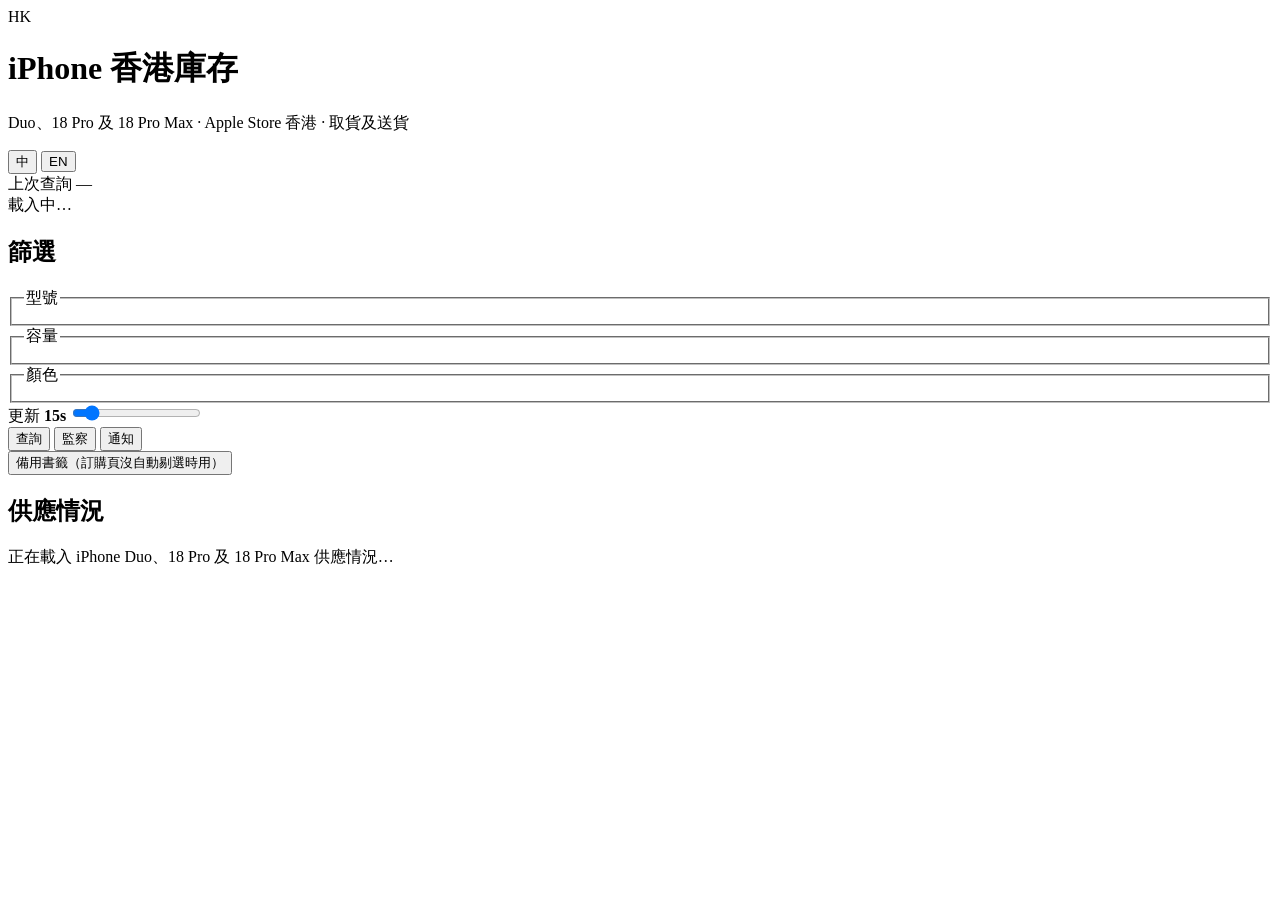
<file: docs/index.template.html>
<!DOCTYPE html>
<html lang="zh-HK">
<head>
  <meta charset="UTF-8">
  <meta name="viewport" content="width=device-width, initial-scale=1.0, viewport-fit=cover">
  <title>iPhone 香港庫存</title>
  <style>
/*INLINE_CSS*/
  </style>
</head>
<body>
  <div class="app">
    <header class="header">
      <div class="header__brand">
        <span class="header__badge">HK</span>
        <div>
          <h1 data-i18n="title">iPhone 香港庫存</h1>
          <p class="header__subtitle" data-i18n="subtitle">Duo、18 Pro 及 18 Pro Max · Apple Store 香港 · 取貨及送貨</p>
        </div>
      </div>
      <div class="header__tools">
        <div class="lang-toggle" role="group" aria-label="Language">
          <button type="button" class="lang-btn" data-lang="zh" id="langZh">中</button>
          <button type="button" class="lang-btn" data-lang="en" id="langEn">EN</button>
        </div>
        <div class="header__checked">
          <span data-i18n="lastChecked">上次查詢</span>
          <time id="lastChecked">—</time>
        </div>
        <div class="header__status" id="statusBar">
          <span class="status-dot status-dot--loading" id="statusDot"></span>
          <span id="statusText">載入中…</span>
        </div>
      </div>
    </header>

    <main class="layout">
      <aside class="panel panel--controls">
        <h2 data-i18n="filters">篩選</h2>

        <fieldset class="field field--compact">
          <legend data-i18n="models">型號</legend>
          <div class="chip-group" id="modelChips"></div>
        </fieldset>

        <fieldset class="field field--compact">
          <legend data-i18n="storage">容量</legend>
          <div class="chip-group" id="storageChips"></div>
        </fieldset>

        <fieldset class="field field--compact">
          <legend data-i18n="colour">顏色</legend>
          <div class="chip-group" id="colorChips"></div>
        </fieldset>

        <label class="field field--compact">
          <span><span data-i18n="refresh">更新</span> <strong id="intervalLabel">15s</strong></span>
          <input type="range" id="intervalRange" min="10" max="60" step="5" value="15">
        </label>

        <div class="actions actions--compact">
          <button class="btn btn--primary" id="checkBtn" type="button" data-i18n="check">查詢</button>
          <button class="btn btn--secondary" id="watchBtn" type="button">監察</button>
          <button class="btn btn--ghost" id="notifyBtn" type="button">通知</button>
        </div>
        <button class="preselect-hint" id="preselectBtn" type="button" data-i18n="preselectHint">備用書籤（訂購頁沒自動剔選時用）</button>
      </aside>

      <section class="panel panel--results">
        <div class="errors hidden" id="errorBox"></div>

        <section class="models-section">
          <div class="section-head">
            <h2 data-i18n="availability">供應情況</h2>
            <span class="section-meta" id="modelsMeta"></span>
          </div>
          <div class="models-list" id="modelsList">
            <p class="placeholder" data-i18n="loadingAvailability">正在載入 iPhone Duo、18 Pro 及 18 Pro Max 供應情況…</p>
          </div>
        </section>
      </section>
    </main>
  </div>

  <script type="application/json" id="embedded-catalog">
/*EMBEDDED_CATALOG*/
  </script>
  <script type="application/json" id="embedded-stock">
/*EMBEDDED_STOCK*/
  </script>
  <script>
/*INLINE_JS*/
  </script>
</body>
</html>
</file>
